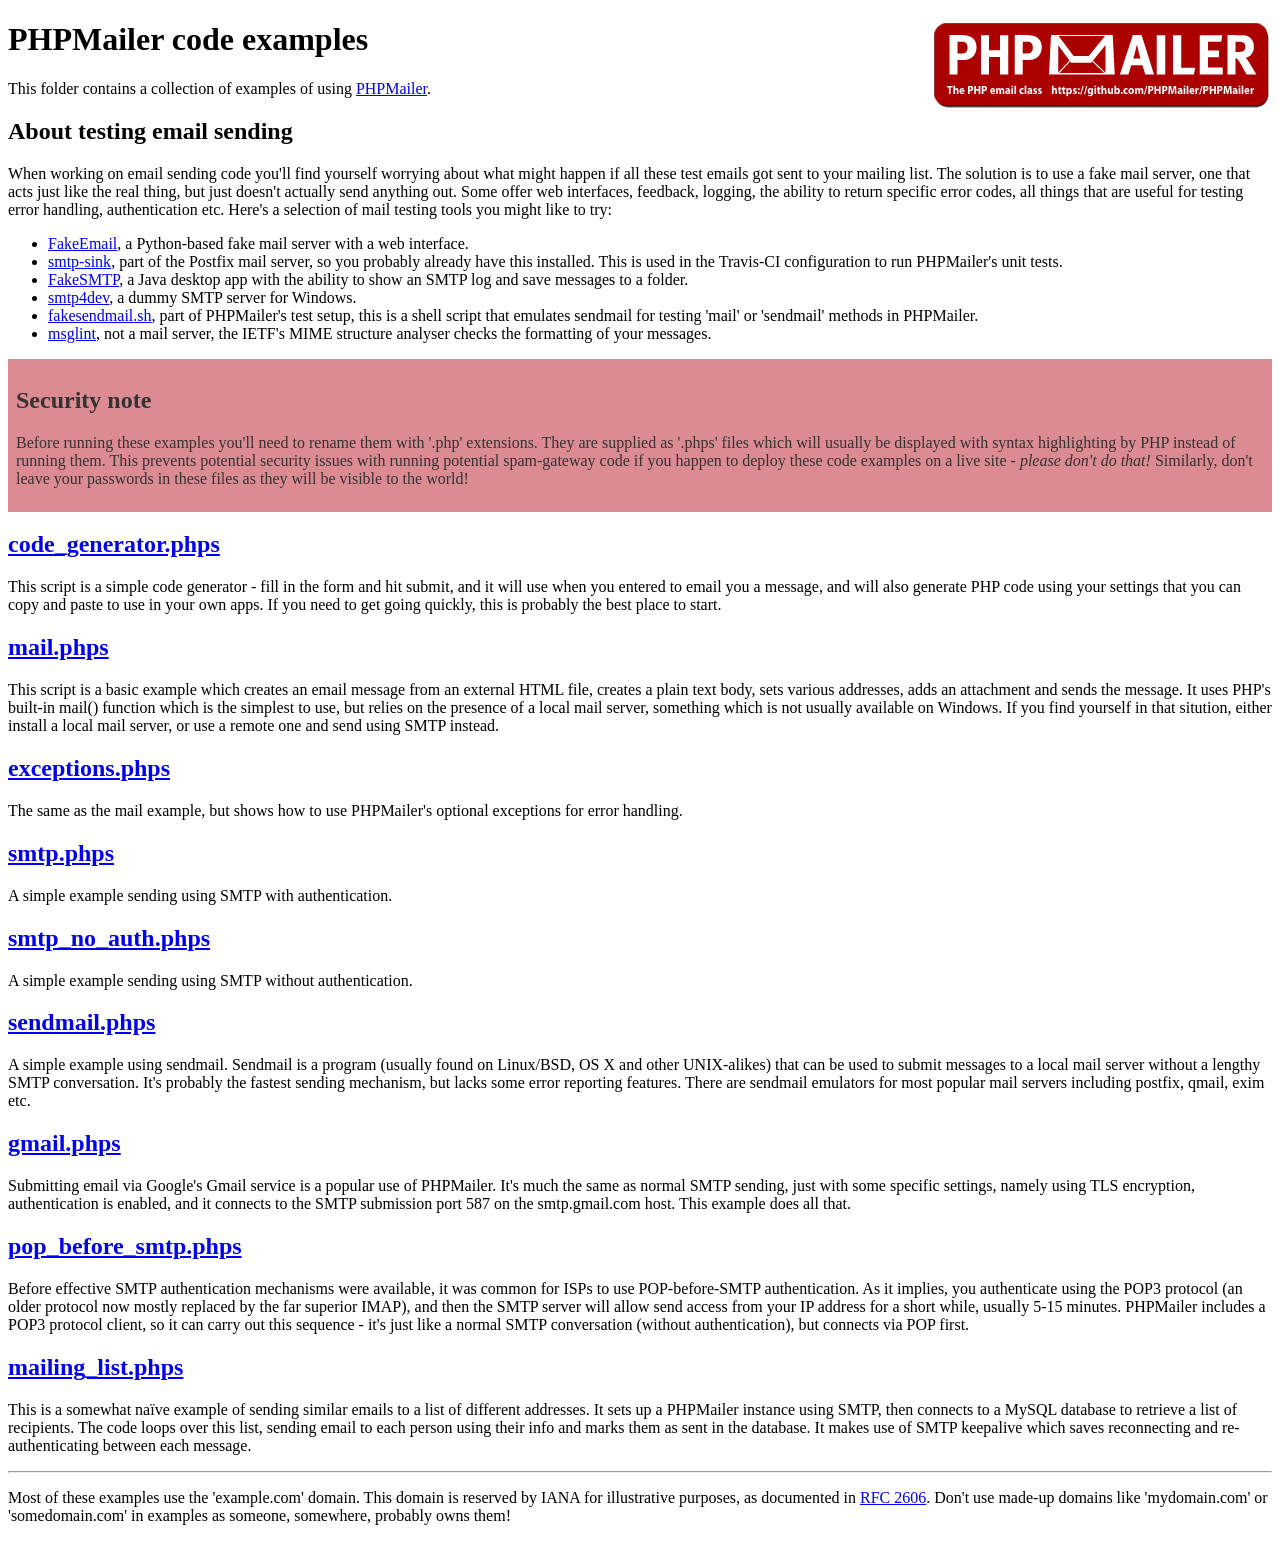
<file: inc/phpmailer/examples/index.html>
<!DOCTYPE html>
<html>
<head>
	<meta http-equiv="Content-Type" content="text/html; charset=utf-8" />
	<title>PHPMailer Examples</title>
</head>
<body>
<h1>PHPMailer code examples<a href="https://github.com/PHPMailer/PHPMailer"><img src="images/phpmailer.png" style="float:right; border:0;" alt="PHPMailer logo"></a></h1>
<p>This folder contains a collection of examples of using <a href="https://github.com/PHPMailer/PHPMailer">PHPMailer</a>.</p>
<h2>About testing email sending</h2>
<p>When working on email sending code you'll find yourself worrying about what might happen if all these test emails got sent to your mailing list. The solution is to use a fake mail server, one that acts just like the real thing, but just doesn't actually send anything out. Some offer web interfaces, feedback, logging, the ability to return specific error codes, all things that are useful for testing error handling, authentication etc. Here's a selection of mail testing tools you might like to try:</p>
<ul>
  <li><a href="https://github.com/isotoma/FakeEmail">FakeEmail</a>, a Python-based fake mail server with a web interface.</li>
  <li><a href="http://www.postfix.org/smtp-sink.1.html">smtp-sink</a>, part of the Postfix mail server, so you probably already have this installed. This is used in the Travis-CI configuration to run PHPMailer's unit tests.</li>
  <li><a href="https://github.com/Nilhcem/FakeSMTP">FakeSMTP</a>, a Java desktop app with the ability to show an SMTP log and save messages to a folder.</li>
  <li><a href="http://smtp4dev.codeplex.com">smtp4dev</a>, a dummy SMTP server for Windows.</li>
  <li><a href="https://github.com/PHPMailer/PHPMailer/blob/master/test/fakesendmail.sh">fakesendmail.sh</a>, part of PHPMailer's test setup, this is a shell script that emulates sendmail for testing 'mail' or 'sendmail' methods in PHPMailer.</li>
  <li><a href="http://tools.ietf.org/tools/msglint/">msglint</a>, not a mail server, the IETF's MIME structure analyser checks the formatting of your messages.</li>
</ul>
<div style="padding: 8px; color: #333333; background-color: #dc8b92">
<h2>Security note</h2>
<p>Before running these examples you'll need to rename them with '.php' extensions. They are supplied as '.phps' files which will usually be displayed with syntax highlighting by PHP instead of running them. This prevents potential security issues with running potential spam-gateway code if you happen to deploy these code examples on a live site - <em>please don't do that!</em> Similarly, don't leave your passwords in these files as they will be visible to the world!</p>
</div>
<h2><a href="code_generator.phps">code_generator.phps</a></h2>
<p>This script is a simple code generator - fill in the form and hit submit, and it will use when you entered to email you a message, and will also generate PHP code using your settings that you can copy and paste to use in your own apps. If you need to get going quickly, this is probably the best place to start.</p>
<h2><a href="mail.phps">mail.phps</a></h2>
<p>This script is a basic example which creates an email message from an external HTML file, creates a plain text body, sets various addresses, adds an attachment and sends the message. It uses PHP's built-in mail() function which is the simplest to use, but relies on the presence of a local mail server, something which is not usually available on Windows. If you find yourself in that sitution, either install a local mail server, or use a remote one and send using SMTP instead.</p>
<h2><a href="exceptions.phps">exceptions.phps</a></h2>
<p>The same as the mail example, but shows how to use PHPMailer's optional exceptions for error handling.</p>
<h2><a href="smtp.phps">smtp.phps</a></h2>
<p>A simple example sending using SMTP with authentication.</p>
<h2><a href="smtp_no_auth.phps">smtp_no_auth.phps</a></h2>
<p>A simple example sending using SMTP without authentication.</p>
<h2><a href="sendmail.phps">sendmail.phps</a></h2>
<p>A simple example using sendmail. Sendmail is a program (usually found on Linux/BSD, OS X and other UNIX-alikes) that can be used to submit messages to a local mail server without a lengthy SMTP conversation. It's probably the fastest sending mechanism, but lacks some error reporting features. There are sendmail emulators for most popular mail servers including postfix, qmail, exim etc.</p>
<h2><a href="gmail.phps">gmail.phps</a></h2>
<p>Submitting email via Google's Gmail service is a popular use of PHPMailer. It's much the same as normal SMTP sending, just with some specific settings, namely using TLS encryption, authentication is enabled, and it connects to the SMTP submission port 587 on the smtp.gmail.com host. This example does all that.</p>
<h2><a href="pop_before_smtp.phps">pop_before_smtp.phps</a></h2>
<p>Before effective SMTP authentication mechanisms were available, it was common for ISPs to use POP-before-SMTP authentication. As it implies, you authenticate using the POP3 protocol (an older protocol now mostly replaced by the far superior IMAP), and then the SMTP server will allow send access from your IP address for a short while, usually 5-15 minutes. PHPMailer includes a POP3 protocol client, so it can carry out this sequence - it's just like a normal SMTP conversation (without authentication), but connects via POP first.</p>
<h2><a href="mailing_list.phps">mailing_list.phps</a></h2>
<p>This is a somewhat naïve example of sending similar emails to a list of different addresses. It sets up a PHPMailer instance using SMTP, then connects to a MySQL database to retrieve a list of recipients. The code loops over this list, sending email to each person using their info and marks them as sent in the database. It makes use of SMTP keepalive which saves reconnecting and re-authenticating between each message.</p>
<hr>
<p>Most of these examples use the 'example.com' domain. This domain is reserved by IANA for illustrative purposes, as documented in <a href="http://tools.ietf.org/html/rfc2606">RFC 2606</a>. Don't use made-up domains like 'mydomain.com' or 'somedomain.com' in examples as someone, somewhere, probably owns them!</p>
</body>
</html>
</file>
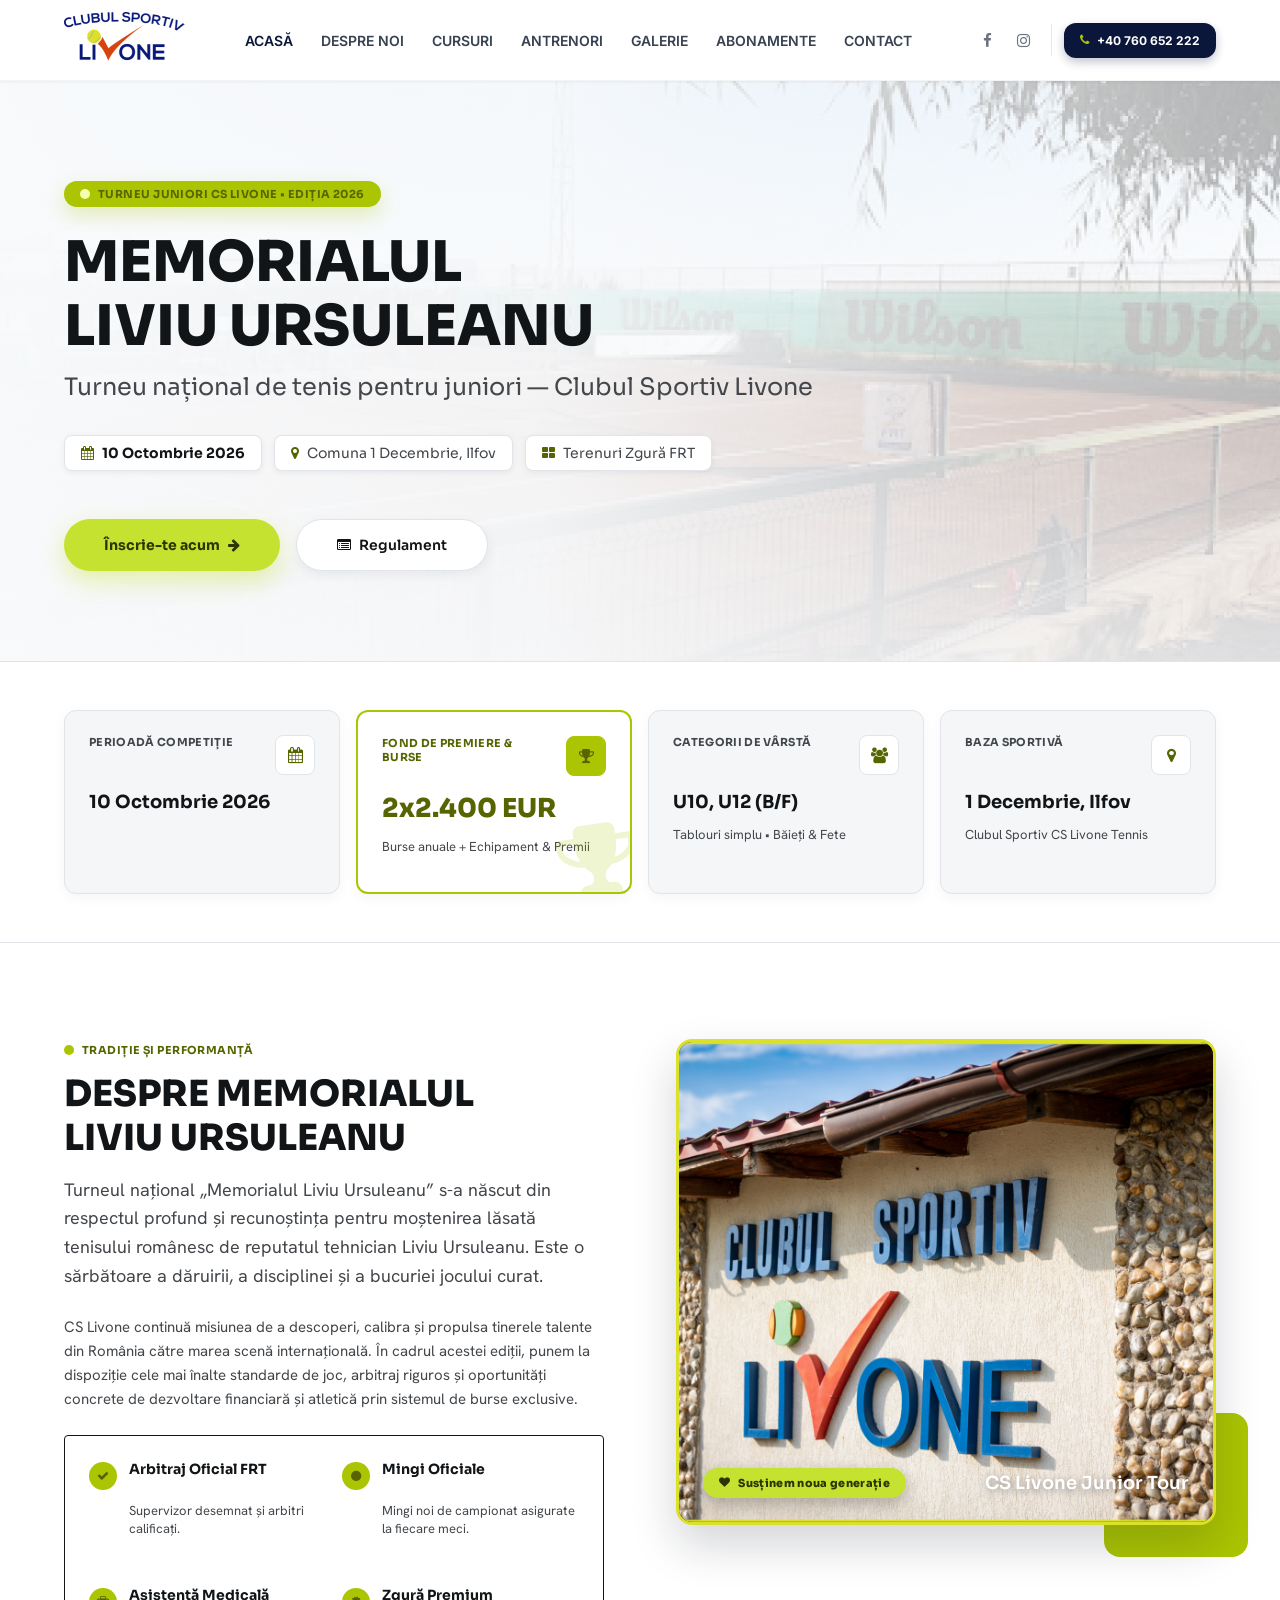
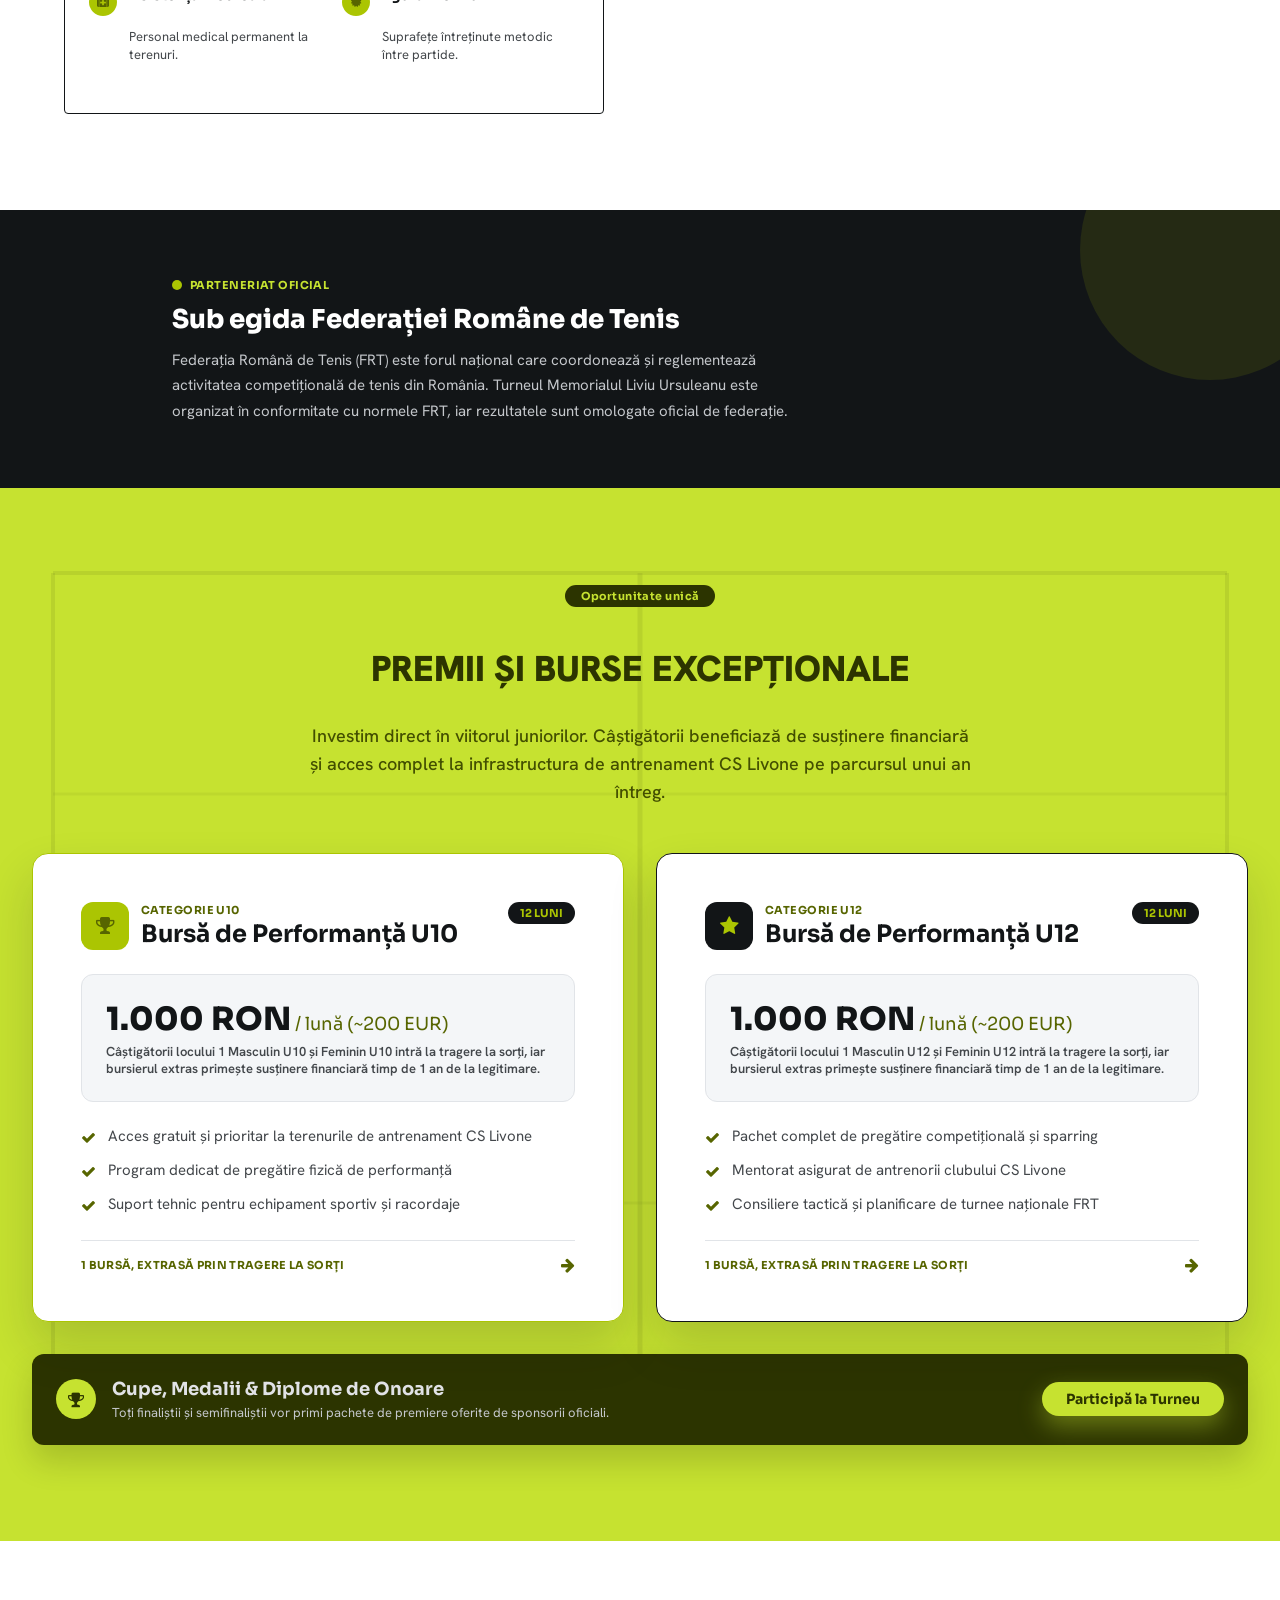
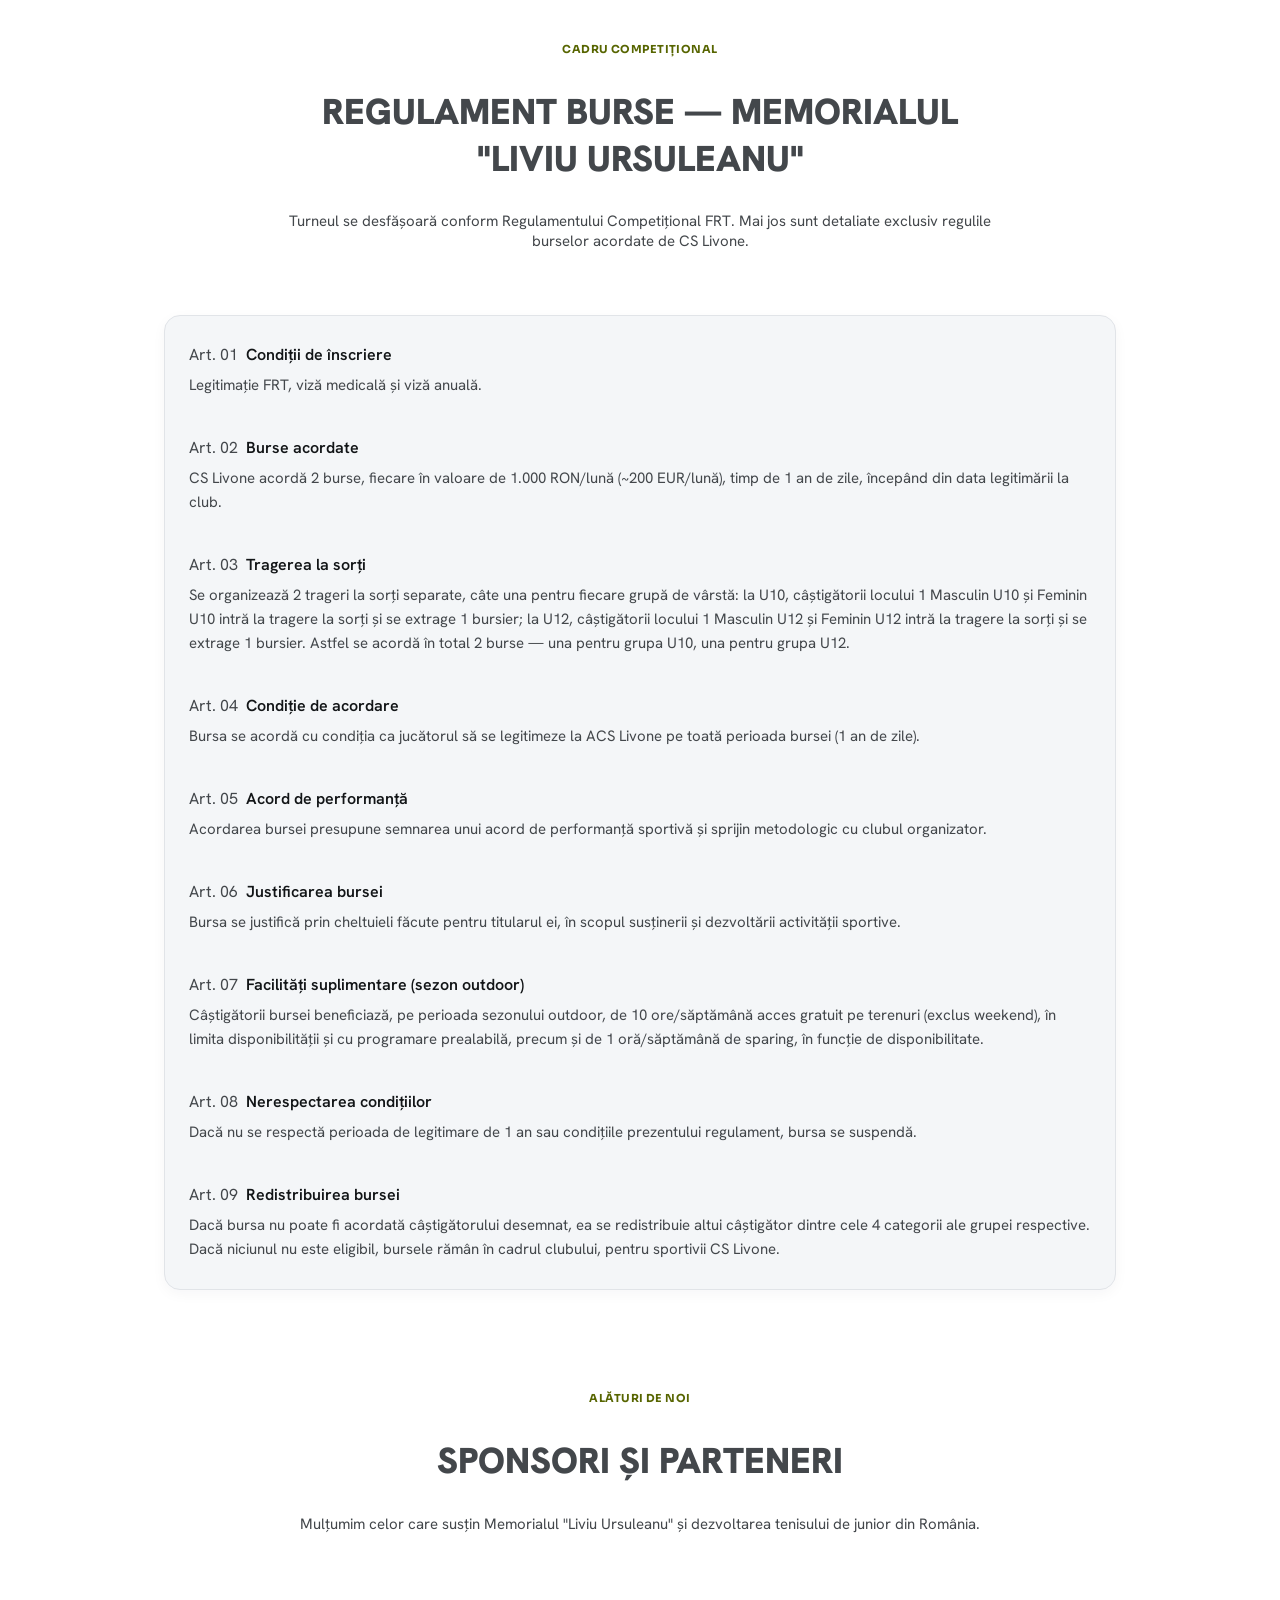
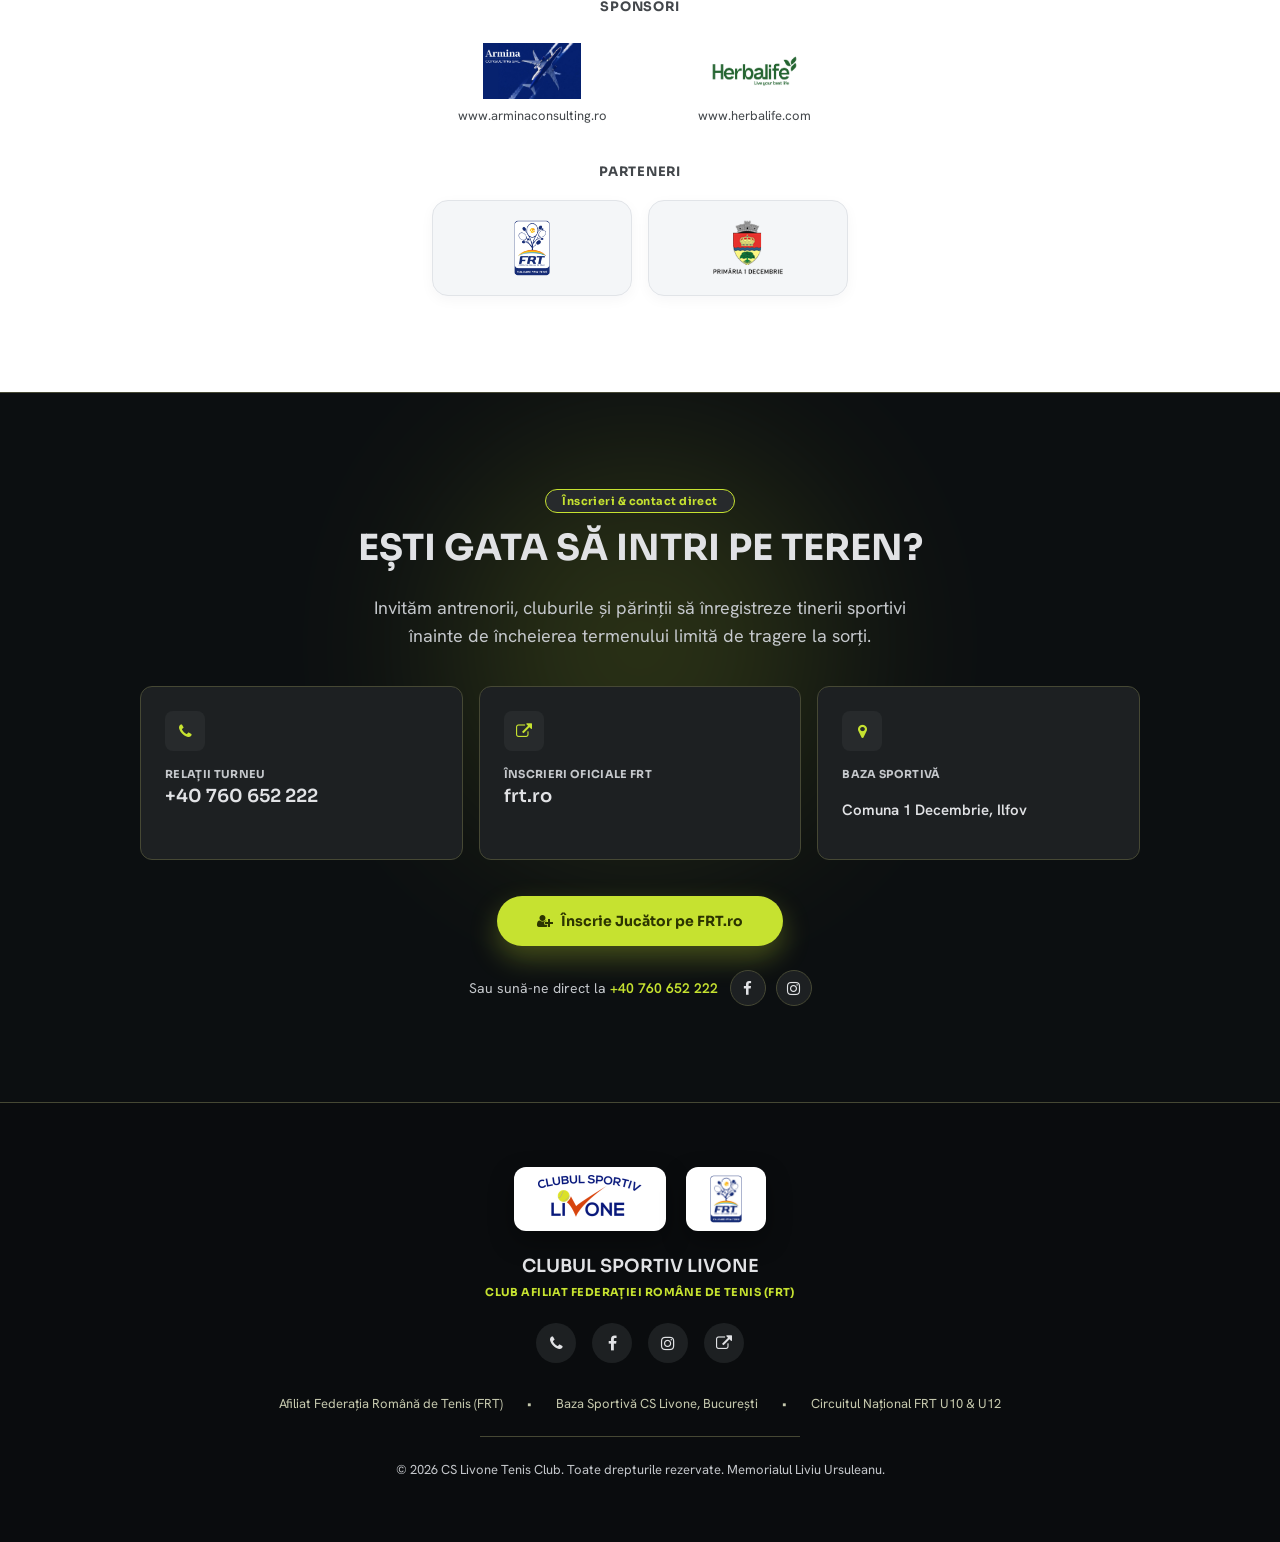
<file: turneu-memorial-liviu-ursuleanu.html>
<!DOCTYPE html>
<html lang="ro">
<head>
  <meta charset="utf-8">
  <meta name="viewport" content="width=device-width, initial-scale=1">
  <title>Memorialul Liviu Ursuleanu — Turneu Juniori CS Livone 2026</title>
  <meta name="description" content="Memorialul Liviu Ursuleanu — turneu național de tenis pentru juniori organizat de Clubul Sportiv Livone. Regulament, premii, burse și înscrieri.">
  <meta name="author" content="CS Livone">
  <link rel="canonical" href="https://www.cslivone.ro/turneu-memorial-liviu-ursuleanu.html">

  <meta property="og:type" content="website">
  <meta property="og:site_name" content="CS Livone">
  <meta property="og:locale" content="ro_RO">
  <meta property="og:title" content="Memorialul Liviu Ursuleanu — Turneu Juniori CS Livone 2026">
  <meta property="og:description" content="Turneu național de tenis pentru juniori organizat de Clubul Sportiv Livone. Regulament, premii, burse și înscrieri.">
  <meta property="og:url" content="https://www.cslivone.ro/turneu-memorial-liviu-ursuleanu.html">
  <meta property="og:image" content="https://www.cslivone.ro/images/turneu/hero-bg.png">

  <meta name="twitter:card" content="summary_large_image">
  <meta name="twitter:title" content="Memorialul Liviu Ursuleanu — Turneu Juniori CS Livone 2026">
  <meta name="twitter:description" content="Turneu național de tenis pentru juniori organizat de Clubul Sportiv Livone. Regulament, premii, burse și înscrieri.">
  <meta name="twitter:image" content="https://www.cslivone.ro/images/turneu/hero-bg.png">

  <link rel="shortcut icon" href="images/favicon.ico">
  <link rel="apple-touch-icon" href="images/apple-touch-icon.png">

  <link rel="preconnect" href="https://fonts.googleapis.com">
  <link rel="preconnect" href="https://fonts.gstatic.com" crossorigin>
  <link href="https://fonts.googleapis.com/css2?family=Sora:wght@400;500;600;700;800;900&family=Hanken+Grotesk:wght@400;500;600&family=Inter:wght@600;700&display=swap" rel="stylesheet">

  <link rel="stylesheet" type="text/css" href="css/vendor/font-awesome.min.css">
  <link rel="stylesheet" type="text/css" href="css/turneu.css">

  <script type="application/ld+json">
  {
    "@context": "https://schema.org",
    "@type": "SportsEvent",
    "name": "Memorialul Liviu Ursuleanu - Turneu Juniori CS Livone 2026",
    "description": "Turneu național de tenis pentru juniori U10 și U12, organizat de Clubul Sportiv Livone în conformitate cu normele FRT.",
    "startDate": "2026-10-17",
    "endDate": "2026-10-17",
    "eventStatus": "https://schema.org/EventScheduled",
    "eventAttendanceMode": "https://schema.org/OfflineEventAttendanceMode",
    "image": "https://www.cslivone.ro/images/turneu/hero-bg.png",
    "url": "https://www.cslivone.ro/turneu-memorial-liviu-ursuleanu.html",
    "location": {
      "@type": "Place",
      "name": "Baza Sportivă CS Livone",
      "address": {
        "@type": "PostalAddress",
        "addressLocality": "Comuna 1 Decembrie",
        "addressRegion": "Ilfov",
        "addressCountry": "RO"
      }
    },
    "organizer": {
      "@type": "SportsOrganization",
      "name": "Clubul Sportiv Livone",
      "url": "https://www.cslivone.ro/"
    }
  }
  </script>
</head>
<body class="tnv-page">

  <!-- HEADER -->
  <header class="tnv-header">
    <div class="tnv-header__inner">
      <a class="tnv-header__logo" href="index.html">
        <img src="images/turneu/logo-header.png" alt="Clubul Sportiv Livone">
      </a>

      <nav class="tnv-nav" id="tnvNav">
        <a href="index.html" class="is-active">ACASĂ</a>
        <a href="index.html#about">DESPRE NOI</a>
        <a href="index.html#classes">CURSURI</a>
        <a href="index.html#trainers">ANTRENORI</a>
        <a href="index.html#gallery">GALERIE</a>
        <a href="index.html">ABONAMENTE</a>
        <a href="index.html#contact">CONTACT</a>
      </nav>

      <div class="tnv-header__actions">
        <div class="tnv-social-mini">
          <a href="https://www.facebook.com/cslivone.ro" aria-label="Facebook"><i class="fa fa-facebook"></i></a>
          <a href="https://www.instagram.com/cslivone" aria-label="Instagram"><i class="fa fa-instagram"></i></a>
        </div>
        <a class="tnv-phone-cta" href="tel:+40760652222">
          <i class="fa fa-phone"></i> +40 760 652 222
        </a>
        <button class="tnv-nav-toggle" id="tnvNavToggle" aria-label="Deschide meniul" aria-expanded="false">
          <i class="fa fa-bars"></i>
        </button>
      </div>
    </div>
  </header>

  <!-- HERO -->
  <section class="tnv-hero">
    <div class="tnv-hero__bg">
      <img src="images/turneu/hero-bg.png" alt="Terenuri de zgură CS Livone">
    </div>
    <div class="tnv-hero__content">
      <div class="tnv-hero__inner">
        <span class="tnv-pill">
          <span class="tnv-pill__dot"></span>
          <span class="tnv-pill__text">Turneu Juniori CS Livone • Ediția 2026</span>
        </span>

        <h1>MEMORIALUL<br>LIVIU URSULEANU</h1>
        <p class="tnv-hero__subtitle">Turneu național de tenis pentru juniori — Clubul Sportiv Livone</p>

        <div class="tnv-badges">
          <span class="tnv-badge"><i class="fa fa-calendar"></i> <strong>10 Octombrie 2026</strong></span>
          <span class="tnv-badge"><i class="fa fa-map-marker"></i> Comuna 1 Decembrie, Ilfov</span>
          <span class="tnv-badge"><i class="fa fa-th-large"></i> Terenuri Zgură FRT</span>
        </div>

        <div class="tnv-cta-row">
          <a href="#inscriere" class="tnv-btn tnv-btn--primary">Înscrie-te acum <i class="fa fa-arrow-right"></i></a>
          <a href="#regulament" class="tnv-btn tnv-btn--outline"><i class="fa fa-list-alt"></i> Regulament</a>
        </div>
      </div>
    </div>
  </section>

  <!-- KEY INFO STRIP -->
  <section class="tnv-info-strip">
    <div class="tnv-container">
      <div class="tnv-info-grid">
        <div class="tnv-info-card">
          <div class="tnv-info-card__top">
            <span class="tnv-info-card__label">Perioadă competiție</span>
            <span class="tnv-info-card__icon"><i class="fa fa-calendar"></i></span>
          </div>
          <p class="tnv-info-card__value">10 Octombrie 2026</p>
        </div>

        <div class="tnv-info-card tnv-info-card--highlight">
          <i class="fa fa-trophy tnv-info-card__decor"></i>
          <div class="tnv-info-card__top">
            <span class="tnv-info-card__label">Fond de premiere &amp; burse</span>
            <span class="tnv-info-card__icon"><i class="fa fa-trophy"></i></span>
          </div>
          <p class="tnv-info-card__value">2x2.400 EUR</p>
          <p class="tnv-info-card__sub">Burse anuale + Echipament &amp; Premii</p>
        </div>

        <div class="tnv-info-card">
          <div class="tnv-info-card__top">
            <span class="tnv-info-card__label">Categorii de vârstă</span>
            <span class="tnv-info-card__icon"><i class="fa fa-users"></i></span>
          </div>
          <p class="tnv-info-card__value">U10, U12 (B/F)</p>
          <p class="tnv-info-card__sub">Tablouri simplu • Băieți &amp; Fete</p>
        </div>

        <div class="tnv-info-card">
          <div class="tnv-info-card__top">
            <span class="tnv-info-card__label">Baza sportivă</span>
            <span class="tnv-info-card__icon"><i class="fa fa-map-marker"></i></span>
          </div>
          <p class="tnv-info-card__value">1 Decembrie, Ilfov</p>
          <p class="tnv-info-card__sub">Clubul Sportiv CS Livone Tennis</p>
        </div>
      </div>
    </div>
  </section>

  <!-- DESPRE TURNEU -->
  <section class="tnv-about">
    <div class="tnv-container tnv-about__grid">
      <div>
        <span class="tnv-eyebrow"><span class="tnv-eyebrow__dot"></span> Tradiție și performanță</span>
        <h2 class="tnv-section-title">DESPRE MEMORIALUL<br>LIVIU URSULEANU</h2>

        <p class="tnv-lead">Turneul național „Memorialul Liviu Ursuleanu” s-a născut din respectul profund și recunoștința pentru moștenirea lăsată tenisului românesc de reputatul tehnician Liviu Ursuleanu. Este o sărbătoare a dăruirii, a disciplinei și a bucuriei jocului curat.</p>

        <p class="tnv-supporting">CS Livone continuă misiunea de a descoperi, calibra și propulsa tinerele talente din România către marea scenă internațională. În cadrul acestei ediții, punem la dispoziție cele mai înalte standarde de joc, arbitraj riguros și oportunități concrete de dezvoltare financiară și atletică prin sistemul de burse exclusive.</p>

        <div class="tnv-features">
          <div class="tnv-feature">
            <span class="tnv-feature__icon"><i class="fa fa-check"></i></span>
            <div>
              <p class="tnv-feature__title">Arbitraj Oficial FRT</p>
              <p class="tnv-feature__text">Supervizor desemnat și arbitri calificați.</p>
            </div>
          </div>
          <div class="tnv-feature">
            <span class="tnv-feature__icon"><i class="fa fa-circle"></i></span>
            <div>
              <p class="tnv-feature__title">Mingi Oficiale</p>
              <p class="tnv-feature__text">Mingi noi de campionat asigurate la fiecare meci.</p>
            </div>
          </div>
          <div class="tnv-feature">
            <span class="tnv-feature__icon"><i class="fa fa-medkit"></i></span>
            <div>
              <p class="tnv-feature__title">Asistență Medicală</p>
              <p class="tnv-feature__text">Personal medical permanent la terenuri.</p>
            </div>
          </div>
          <div class="tnv-feature">
            <span class="tnv-feature__icon"><i class="fa fa-certificate"></i></span>
            <div>
              <p class="tnv-feature__title">Zgură Premium</p>
              <p class="tnv-feature__text">Suprafețe întreținute metodic între partide.</p>
            </div>
          </div>
        </div>
      </div>

      <div class="tnv-about__visual">
        <div class="tnv-about__decor"></div>
        <div class="tnv-about__frame">
          <img src="images/turneu/despre-turneu.png" alt="Clubul Sportiv Livone">
          <div class="tnv-about__badge">
            <span class="tnv-about__pill"><i class="fa fa-heart"></i> Susținem noua generație</span>
            <span class="tnv-about__caption">CS Livone Junior Tour</span>
          </div>
        </div>
      </div>
    </div>
  </section>

  <!-- SUB EGIDA FRT -->
  <section class="tnv-frt">
    <div class="tnv-container tnv-container--narrow tnv-frt__inner">
      <div class="tnv-frt__body">
        <span class="tnv-eyebrow tnv-eyebrow--on-dark"><span class="tnv-eyebrow__dot"></span> Parteneriat oficial</span>
        <h2 class="tnv-frt__title">Sub egida Federației Române de Tenis</h2>
        <p class="tnv-frt__text">Federația Română de Tenis (FRT) este forul național care coordonează și reglementează activitatea competițională de tenis din România. Turneul Memorialul Liviu Ursuleanu este organizat în conformitate cu normele FRT, iar rezultatele sunt omologate oficial de federație.</p>
      </div>
    </div>
  </section>

  <!-- PREMII SI BURSE -->
  <section class="tnv-prizes">
    <svg class="tnv-prizes__lines" preserveAspectRatio="none" viewBox="0 0 1280 1022" xmlns="http://www.w3.org/2000/svg" aria-hidden="true">
      <line x1="53" y1="85" x2="1227" y2="85" stroke="#000" stroke-opacity="0.12" stroke-width="4"></line>
      <line x1="53" y1="936" x2="1227" y2="936" stroke="#000" stroke-opacity="0.12" stroke-width="4"></line>
      <line x1="53" y1="85" x2="53" y2="936" stroke="#000" stroke-opacity="0.12" stroke-width="4"></line>
      <line x1="1227" y1="85" x2="1227" y2="936" stroke="#000" stroke-opacity="0.12" stroke-width="4"></line>
      <line x1="640" y1="85" x2="640" y2="936" stroke="#000" stroke-opacity="0.12" stroke-width="5"></line>
      <line x1="53" y1="306" x2="1227" y2="306" stroke="#000" stroke-opacity="0.08" stroke-width="3"></line>
      <line x1="53" y1="715" x2="1227" y2="715" stroke="#000" stroke-opacity="0.08" stroke-width="3"></line>
    </svg>

    <div class="tnv-prizes__inner">
      <div class="tnv-prizes__header">
        <span class="tnv-prizes__badge">Oportunitate unică</span>
        <h2>PREMII ȘI BURSE EXCEPȚIONALE</h2>
        <p>Investim direct în viitorul juniorilor. Câștigătorii beneficiază de susținere financiară și acces complet la infrastructura de antrenament CS Livone pe parcursul unui an întreg.</p>
      </div>

      <div class="tnv-scholarships">
        <div class="tnv-schol-card tnv-schol-card--boys">
          <div class="tnv-schol-card__top">
            <div class="tnv-schol-card__id">
              <span class="tnv-schol-card__icon"><i class="fa fa-trophy"></i></span>
              <div>
                <p class="tnv-schol-card__eyebrow">Categorie U10</p>
                <h3 class="tnv-schol-card__title">Bursă de Performanță U10</h3>
              </div>
            </div>
            <span class="tnv-schol-card__duration">12 LUNI</span>
          </div>

          <div class="tnv-schol-card__value">
            <span class="tnv-schol-card__amount">1.000 RON</span>
            <span class="tnv-schol-card__period">/ lună (~200 EUR)</span>
            <p>Câștigătorii locului 1 Masculin U10 și Feminin U10 intră la tragere la sorți, iar bursierul extras primește susținere financiară timp de 1 an de la legitimare.</p>
          </div>

          <ul class="tnv-schol-card__list">
            <li><i class="fa fa-check"></i> Acces gratuit și prioritar la terenurile de antrenament CS Livone</li>
            <li><i class="fa fa-check"></i> Program dedicat de pregătire fizică de performanță</li>
            <li><i class="fa fa-check"></i> Suport tehnic pentru echipament sportiv și racordaje</li>
          </ul>

          <div class="tnv-schol-card__footer">
            <span>1 bursă, extrasă prin tragere la sorți</span>
            <i class="fa fa-arrow-right"></i>
          </div>
        </div>

        <div class="tnv-schol-card tnv-schol-card--girls">
          <div class="tnv-schol-card__top">
            <div class="tnv-schol-card__id">
              <span class="tnv-schol-card__icon"><i class="fa fa-star"></i></span>
              <div>
                <p class="tnv-schol-card__eyebrow">Categorie U12</p>
                <h3 class="tnv-schol-card__title">Bursă de Performanță U12</h3>
              </div>
            </div>
            <span class="tnv-schol-card__duration">12 LUNI</span>
          </div>

          <div class="tnv-schol-card__value">
            <span class="tnv-schol-card__amount">1.000 RON</span>
            <span class="tnv-schol-card__period">/ lună (~200 EUR)</span>
            <p>Câștigătorii locului 1 Masculin U12 și Feminin U12 intră la tragere la sorți, iar bursierul extras primește susținere financiară timp de 1 an de la legitimare.</p>
          </div>

          <ul class="tnv-schol-card__list">
            <li><i class="fa fa-check"></i> Pachet complet de pregătire competițională și sparring</li>
            <li><i class="fa fa-check"></i> Mentorat asigurat de antrenorii clubului CS Livone</li>
            <li><i class="fa fa-check"></i> Consiliere tactică și planificare de turnee naționale FRT</li>
          </ul>

          <div class="tnv-schol-card__footer">
            <span>1 bursă, extrasă prin tragere la sorți</span>
            <i class="fa fa-arrow-right"></i>
          </div>
        </div>
      </div>

      <div class="tnv-prizes-note">
        <div class="tnv-prizes-note__left">
          <span class="tnv-prizes-note__icon"><i class="fa fa-trophy"></i></span>
          <div>
            <h3>Cupe, Medalii &amp; Diplome de Onoare</h3>
            <p>Toți finaliștii și semifinaliștii vor primi pachete de premiere oferite de sponsorii oficiali.</p>
          </div>
        </div>
        <a href="#inscriere" class="tnv-btn tnv-btn--primary">Participă la Turneu</a>
      </div>
    </div>
  </section>

  <!-- REGULAMENT BURSE -->
  <section class="tnv-rules" id="regulament">
    <div class="tnv-rules__header">
      <span class="tnv-eyebrow" style="justify-content:center;width:100%;">Cadru competițional</span>
      <h2>REGULAMENT BURSE — MEMORIALUL "LIVIU URSULEANU"</h2>
      <p>Turneul se desfășoară conform Regulamentului Competițional FRT. Mai jos sunt detaliate exclusiv regulile burselor acordate de CS Livone.</p>
    </div>

    <div class="tnv-accordion">
      <div class="tnv-accordion-item">
        <div class="tnv-accordion-item__head">
          <span class="tnv-accordion-item__badge">Art. 01</span>
          <span class="tnv-accordion-item__title">Condiții de înscriere</span>
        </div>
        <p class="tnv-accordion-item__body">Legitimație FRT, viză medicală și viză anuală.</p>
      </div>

      <div class="tnv-accordion-item">
        <div class="tnv-accordion-item__head">
          <span class="tnv-accordion-item__badge">Art. 02</span>
          <span class="tnv-accordion-item__title">Burse acordate</span>
        </div>
        <p class="tnv-accordion-item__body">CS Livone acordă 2 burse, fiecare în valoare de 1.000 RON/lună (~200 EUR/lună), timp de 1 an de zile, începând din data legitimării la club.</p>
      </div>

      <div class="tnv-accordion-item">
        <div class="tnv-accordion-item__head">
          <span class="tnv-accordion-item__badge">Art. 03</span>
          <span class="tnv-accordion-item__title">Tragerea la sorți</span>
        </div>
        <p class="tnv-accordion-item__body">Se organizează 2 trageri la sorți separate, câte una pentru fiecare grupă de vârstă: la U10, câștigătorii locului 1 Masculin U10 și Feminin U10 intră la tragere la sorți și se extrage 1 bursier; la U12, câștigătorii locului 1 Masculin U12 și Feminin U12 intră la tragere la sorți și se extrage 1 bursier. Astfel se acordă în total 2 burse — una pentru grupa U10, una pentru grupa U12.</p>
      </div>

      <div class="tnv-accordion-item">
        <div class="tnv-accordion-item__head">
          <span class="tnv-accordion-item__badge">Art. 04</span>
          <span class="tnv-accordion-item__title">Condiție de acordare</span>
        </div>
        <p class="tnv-accordion-item__body">Bursa se acordă cu condiția ca jucătorul să se legitimeze la ACS Livone pe toată perioada bursei (1 an de zile).</p>
      </div>

      <div class="tnv-accordion-item">
        <div class="tnv-accordion-item__head">
          <span class="tnv-accordion-item__badge">Art. 05</span>
          <span class="tnv-accordion-item__title">Acord de performanță</span>
        </div>
        <p class="tnv-accordion-item__body">Acordarea bursei presupune semnarea unui acord de performanță sportivă și sprijin metodologic cu clubul organizator.</p>
      </div>

      <div class="tnv-accordion-item">
        <div class="tnv-accordion-item__head">
          <span class="tnv-accordion-item__badge">Art. 06</span>
          <span class="tnv-accordion-item__title">Justificarea bursei</span>
        </div>
        <p class="tnv-accordion-item__body">Bursa se justifică prin cheltuieli făcute pentru titularul ei, în scopul susținerii și dezvoltării activității sportive.</p>
      </div>

      <div class="tnv-accordion-item">
        <div class="tnv-accordion-item__head">
          <span class="tnv-accordion-item__badge">Art. 07</span>
          <span class="tnv-accordion-item__title">Facilități suplimentare (sezon outdoor)</span>
        </div>
        <p class="tnv-accordion-item__body">Câștigătorii bursei beneficiază, pe perioada sezonului outdoor, de 10 ore/săptămână acces gratuit pe terenuri (exclus weekend), în limita disponibilității și cu programare prealabilă, precum și de 1 oră/săptămână de sparing, în funcție de disponibilitate.</p>
      </div>

      <div class="tnv-accordion-item">
        <div class="tnv-accordion-item__head">
          <span class="tnv-accordion-item__badge">Art. 08</span>
          <span class="tnv-accordion-item__title">Nerespectarea condițiilor</span>
        </div>
        <p class="tnv-accordion-item__body">Dacă nu se respectă perioada de legitimare de 1 an sau condițiile prezentului regulament, bursa se suspendă.</p>
      </div>

      <div class="tnv-accordion-item">
        <div class="tnv-accordion-item__head">
          <span class="tnv-accordion-item__badge">Art. 09</span>
          <span class="tnv-accordion-item__title">Redistribuirea bursei</span>
        </div>
        <p class="tnv-accordion-item__body">Dacă bursa nu poate fi acordată câștigătorului desemnat, ea se redistribuie altui câștigător dintre cele 4 categorii ale grupei respective. Dacă niciunul nu este eligibil, bursele rămân în cadrul clubului, pentru sportivii CS Livone.</p>
      </div>
    </div>
  </section>

  <!-- SPONSORI SI PARTENERI -->
  <section class="tnv-partners" id="parteneri">
    <div class="tnv-partners__inner">
      <div class="tnv-rules__header">
        <span class="tnv-eyebrow" style="justify-content:center;width:100%;">Alături de noi</span>
        <h2>SPONSORI ȘI PARTENERI</h2>
        <p>Mulțumim celor care susțin Memorialul "Liviu Ursuleanu" și dezvoltarea tenisului de junior din România.</p>
      </div>

      <div class="tnv-partners__group">
        <h3 class="tnv-partners__group-title">Sponsori</h3>
        <div class="tnv-partners__grid">
          <a class="tnv-partner-card tnv-partner-card--plain" href="https://www.arminaconsulting.ro/" target="_blank" rel="noopener noreferrer">
            <img src="images/armina-logo.jpg" alt="Armina Consulting">
            <span class="tnv-partner-card__url">www.arminaconsulting.ro</span>
          </a>
          <a class="tnv-partner-card tnv-partner-card--plain" href="https://www.herbalife.com/ro-ro" target="_blank" rel="noopener noreferrer">
            <img src="images/herbalife-logo.jpg" alt="Herbalife">
            <span class="tnv-partner-card__url">www.herbalife.com</span>
          </a>
        </div>
      </div>

      <div class="tnv-partners__group">
        <h3 class="tnv-partners__group-title">Parteneri</h3>
        <div class="tnv-partners__grid">
          <div class="tnv-partner-card">
            <img src="images/frt-logo.png" alt="Federația Română de Tenis (FRT)">
          </div>
          <div class="tnv-partner-card">
            <img src="images/cursuri-tenis-primaria1decembrie.png" alt="Primăria Comunei 1 Decembrie">
          </div>
        </div>
      </div>
    </div>
  </section>

  <!-- INSCRIERE / CONTACT -->
  <section class="tnv-contact" id="inscriere">
    <div class="tnv-contact__glow"></div>
    <div class="tnv-contact__inner">
      <span class="tnv-contact__badge">Înscrieri &amp; contact direct</span>
      <h2>EȘTI GATA SĂ INTRI PE TEREN?</h2>
      <p class="tnv-contact__lead">Invităm antrenorii, cluburile și părinții să înregistreze tinerii sportivi înainte de încheierea termenului limită de tragere la sorți.</p>

      <div class="tnv-contact-cards">
        <div class="tnv-contact-card">
          <span class="tnv-contact-card__icon"><i class="fa fa-phone"></i></span>
          <p class="tnv-contact-card__label">Relații turneu</p>
          <a class="tnv-contact-card__value" href="tel:+40760652222">+40 760 652 222</a>
        </div>
        <div class="tnv-contact-card">
          <span class="tnv-contact-card__icon"><i class="fa fa-external-link"></i></span>
          <p class="tnv-contact-card__label">Înscrieri oficiale FRT</p>
          <a class="tnv-contact-card__value" href="http://www.frt.ro/ro/competitii_detalii/11514" target="_blank" rel="noopener noreferrer">frt.ro</a>
        </div>
        <div class="tnv-contact-card">
          <span class="tnv-contact-card__icon"><i class="fa fa-map-marker"></i></span>
          <p class="tnv-contact-card__label">Baza sportivă</p>
          <p class="tnv-contact-card__value tnv-contact-card__value--address">Comuna 1 Decembrie, Ilfov</p>
        </div>
      </div>

      <a href="http://www.frt.ro/ro/competitii_detalii/11514" target="_blank" rel="noopener noreferrer" class="tnv-btn tnv-btn--primary">
        <i class="fa fa-user-plus"></i> Înscrie Jucător pe FRT.ro
      </a>

      <div class="tnv-contact__alt">
        <span>Sau sună-ne direct la <a href="tel:+40760652222">+40 760 652 222</a></span>
        <span class="tnv-contact__alt-social">
          <a href="https://www.facebook.com/cslivone.ro" target="_blank" rel="noopener noreferrer" aria-label="Facebook"><i class="fa fa-facebook"></i></a>
          <a href="https://www.instagram.com/cslivone" target="_blank" rel="noopener noreferrer" aria-label="Instagram"><i class="fa fa-instagram"></i></a>
        </span>
      </div>
    </div>
  </section>

  <!-- FOOTER -->
  <footer class="tnv-footer">
    <div class="tnv-footer__logos">
      <div class="tnv-footer__logo">
        <img src="images/turneu/logo-footer-card.png" alt="Clubul Sportiv Livone">
      </div>
      <div class="tnv-footer__logo">
        <img src="images/frt-logo.png" alt="Federația Română de Tenis (FRT)">
      </div>
    </div>
    <h3>CLUBUL SPORTIV LIVONE</h3>
    <p class="tnv-footer__badge">Club afiliat Federației Române de Tenis (FRT)</p>

    <div class="tnv-footer__social">
      <a href="tel:+40760652222" aria-label="Telefon"><i class="fa fa-phone"></i></a>
      <a href="https://www.facebook.com/cslivone.ro" target="_blank" rel="noopener noreferrer" aria-label="Facebook"><i class="fa fa-facebook"></i></a>
      <a href="https://www.instagram.com/cslivone" target="_blank" rel="noopener noreferrer" aria-label="Instagram"><i class="fa fa-instagram"></i></a>
      <a href="http://www.frt.ro/ro/competitii_detalii/11514" target="_blank" rel="noopener noreferrer" aria-label="Înscrieri FRT"><i class="fa fa-external-link"></i></a>
    </div>

    <div class="tnv-footer__meta">
      <span>Afiliat Federația Română de Tenis (FRT)</span>
      <span>•</span>
      <span>Baza Sportivă CS Livone, București</span>
      <span>•</span>
      <span>Circuitul Național FRT U10 &amp; U12</span>
    </div>

    <div class="tnv-footer__divider"></div>
    <p class="tnv-footer__copy">© 2026 CS Livone Tenis Club. Toate drepturile rezervate. Memorialul Liviu Ursuleanu.</p>
  </footer>

  <script>
    (function () {
      var toggle = document.getElementById('tnvNavToggle');
      var nav = document.getElementById('tnvNav');
      if (!toggle || !nav) return;
      toggle.addEventListener('click', function () {
        var isOpen = nav.classList.toggle('is-open');
        toggle.setAttribute('aria-expanded', isOpen ? 'true' : 'false');
      });
    })();
  </script>
</body>
</html>
</file>
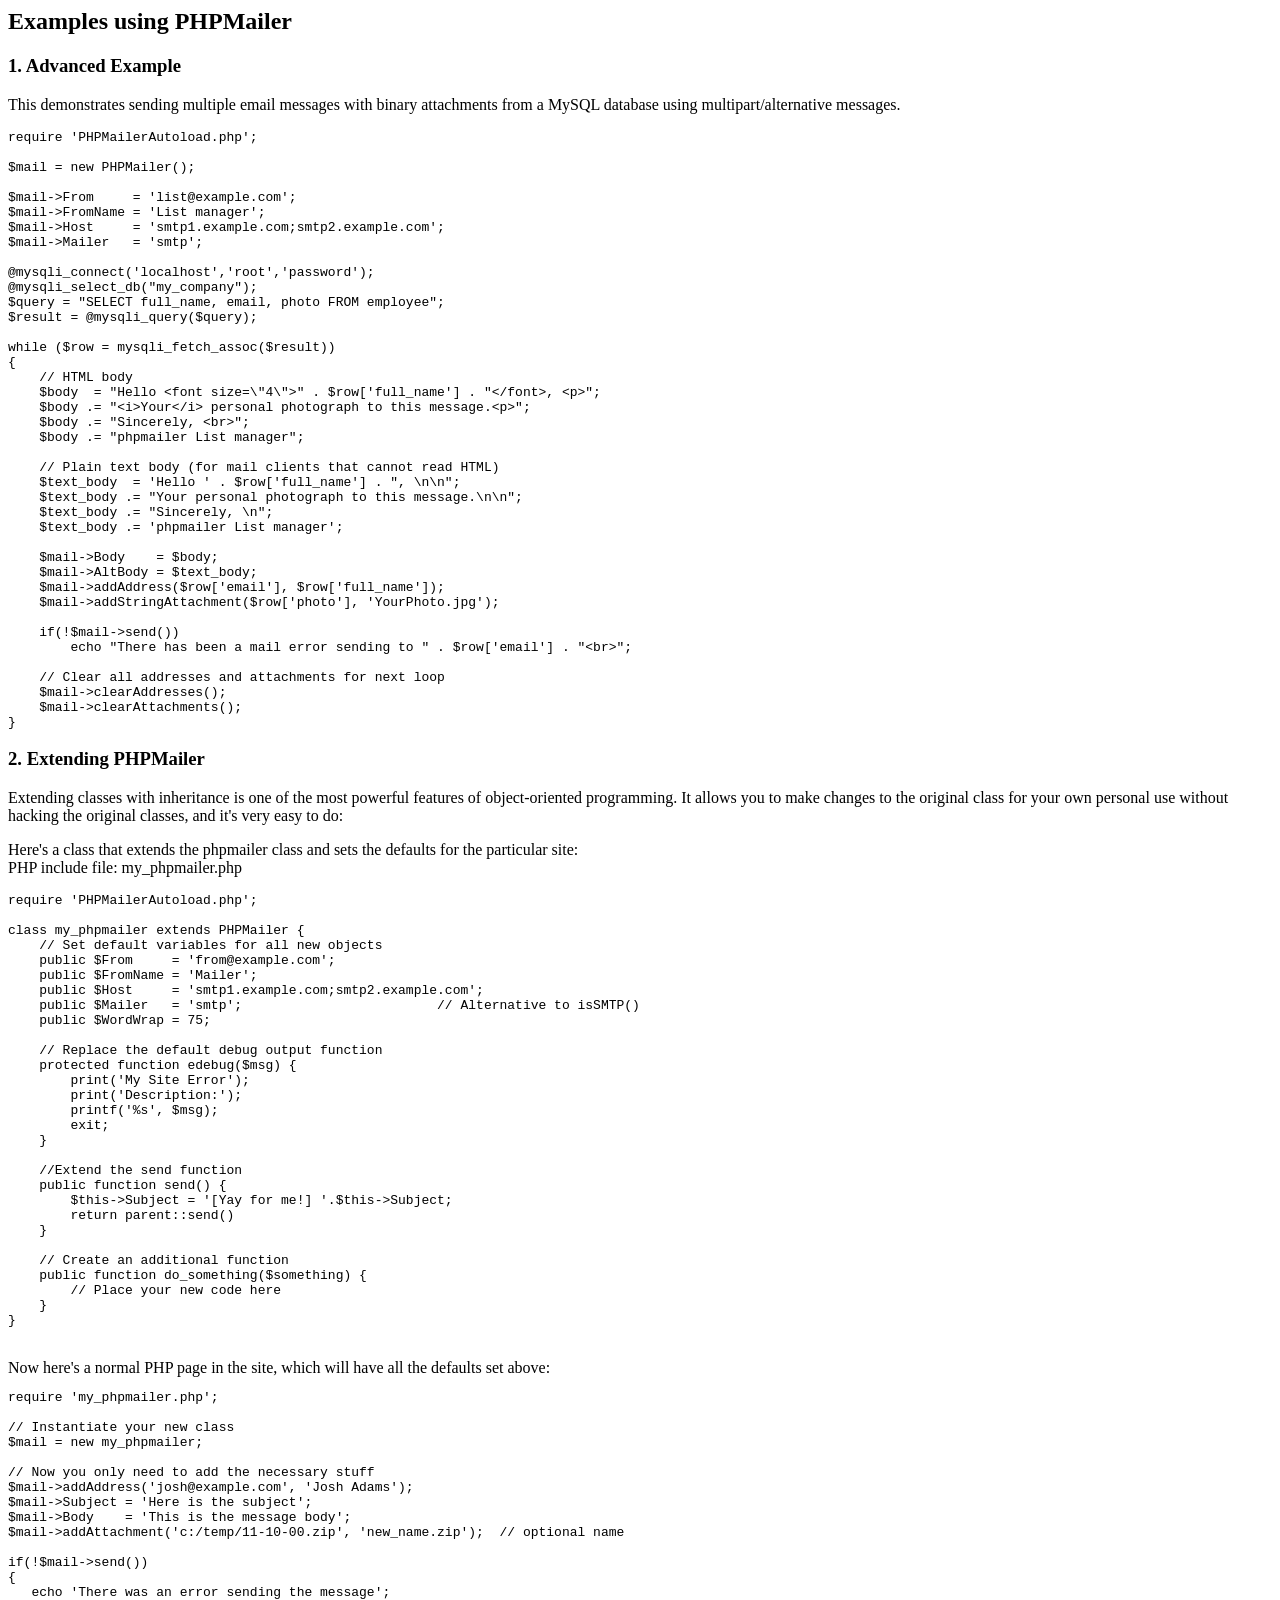
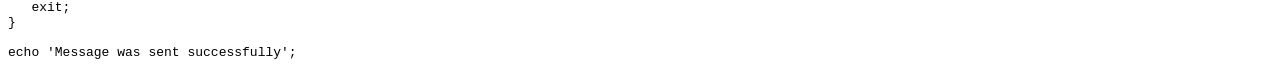
<file: inc/phpmailer/docs/extending.html>
<html>
<head>
<title>Examples using phpmailer</title>
</head>

<body>

<h2>Examples using PHPMailer</h2>

<h3>1. Advanced Example</h3>
<p>

This demonstrates sending multiple email messages with binary attachments
from a MySQL database using multipart/alternative messages.<p>

<pre>
require 'PHPMailerAutoload.php';

$mail = new PHPMailer();

$mail->From     = 'list@example.com';
$mail->FromName = 'List manager';
$mail->Host     = 'smtp1.example.com;smtp2.example.com';
$mail->Mailer   = 'smtp';

@mysqli_connect('localhost','root','password');
@mysqli_select_db("my_company");
$query = "SELECT full_name, email, photo FROM employee";
$result = @mysqli_query($query);

while ($row = mysqli_fetch_assoc($result))
{
    // HTML body
    $body  = "Hello &lt;font size=\"4\"&gt;" . $row['full_name'] . "&lt;/font&gt;, &lt;p&gt;";
    $body .= "&lt;i&gt;Your&lt;/i&gt; personal photograph to this message.&lt;p&gt;";
    $body .= "Sincerely, &lt;br&gt;";
    $body .= "phpmailer List manager";

    // Plain text body (for mail clients that cannot read HTML)
    $text_body  = 'Hello ' . $row['full_name'] . ", \n\n";
    $text_body .= "Your personal photograph to this message.\n\n";
    $text_body .= "Sincerely, \n";
    $text_body .= 'phpmailer List manager';

    $mail->Body    = $body;
    $mail->AltBody = $text_body;
    $mail->addAddress($row['email'], $row['full_name']);
    $mail->addStringAttachment($row['photo'], 'YourPhoto.jpg');

    if(!$mail->send())
        echo "There has been a mail error sending to " . $row['email'] . "&lt;br&gt;";

    // Clear all addresses and attachments for next loop
    $mail->clearAddresses();
    $mail->clearAttachments();
}
</pre>
<p>

<h3>2. Extending PHPMailer</h3>
<p>

Extending classes with inheritance is one of the most
powerful features of object-oriented programming. It allows you to make changes to the
original class for your own personal use without hacking the original
classes, and it's very easy to do:

<p>
Here's a class that extends the phpmailer class and sets the defaults
for the particular site:<br>
PHP include file: my_phpmailer.php
<p>

<pre>
require 'PHPMailerAutoload.php';

class my_phpmailer extends PHPMailer {
    // Set default variables for all new objects
    public $From     = 'from@example.com';
    public $FromName = 'Mailer';
    public $Host     = 'smtp1.example.com;smtp2.example.com';
    public $Mailer   = 'smtp';                         // Alternative to isSMTP()
    public $WordWrap = 75;

    // Replace the default debug output function
    protected function edebug($msg) {
        print('My Site Error');
        print('Description:');
        printf('%s', $msg);
        exit;
    }

    //Extend the send function
    public function send() {
        $this->Subject = '[Yay for me!] '.$this->Subject;
        return parent::send()
    }

    // Create an additional function
    public function do_something($something) {
        // Place your new code here
    }
}
</pre>
<br>
Now here's a normal PHP page in the site, which will have all the defaults set above:<br>

<pre>
require 'my_phpmailer.php';

// Instantiate your new class
$mail = new my_phpmailer;

// Now you only need to add the necessary stuff
$mail->addAddress('josh@example.com', 'Josh Adams');
$mail->Subject = 'Here is the subject';
$mail->Body    = 'This is the message body';
$mail->addAttachment('c:/temp/11-10-00.zip', 'new_name.zip');  // optional name

if(!$mail->send())
{
   echo 'There was an error sending the message';
   exit;
}

echo 'Message was sent successfully';
</pre>
</body>
</html>
</file>
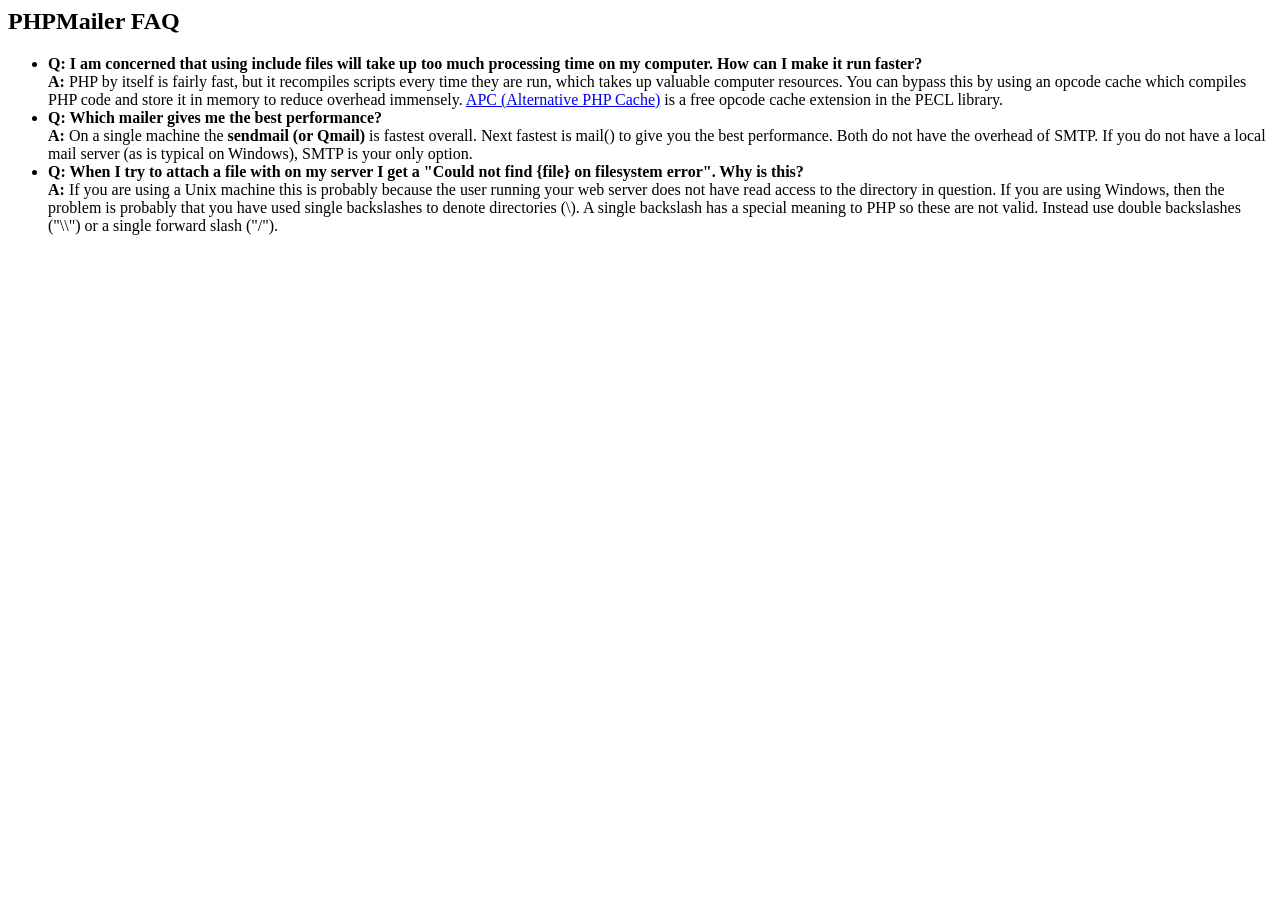
<file: inc/phpmailer/docs/faq.html>
﻿<html>
<head>
<title>PHPMailer FAQ</title>
</head>
<body>
<h2>PHPMailer FAQ</h2>
<ul>
    <li><strong>Q: I am concerned that using include files will take up too much
    processing time on my computer. How can I make it run faster?</strong><br>
    <strong>A:</strong> PHP by itself is fairly fast, but it recompiles scripts every time they are run, which takes up valuable
    computer resources. You can bypass this by using an opcode cache which compiles
    PHP code and store it in memory to reduce overhead immensely. <a href="http://www.php.net/apc/">APC
    (Alternative PHP Cache)</a> is a free opcode cache extension in the PECL library.</li>
    <li><strong>Q: Which mailer gives me the best performance?</strong><br>
    <strong>A:</strong> On a single machine the <strong>sendmail (or Qmail)</strong> is fastest overall.
    Next fastest is mail() to give you the best performance. Both do not have the overhead of SMTP.
    If you do not have a local mail server (as is typical on Windows), SMTP is your only option.</li>
    <li><strong>Q: When I try to attach a file with on my server I get a
    "Could not find {file} on filesystem error". Why is this?</strong><br>
    <strong>A:</strong> If you are using a Unix machine this is probably because the user
    running your web server does not have read access to the directory in question. If you are using Windows,
    then the problem is probably that you have used single backslashes to denote directories (\).
    A single backslash has a special meaning to PHP so these are not
    valid. Instead use double backslashes ("\\") or a single forward
    slash ("/").</li>
</ul>
</body>
</html>
</file>
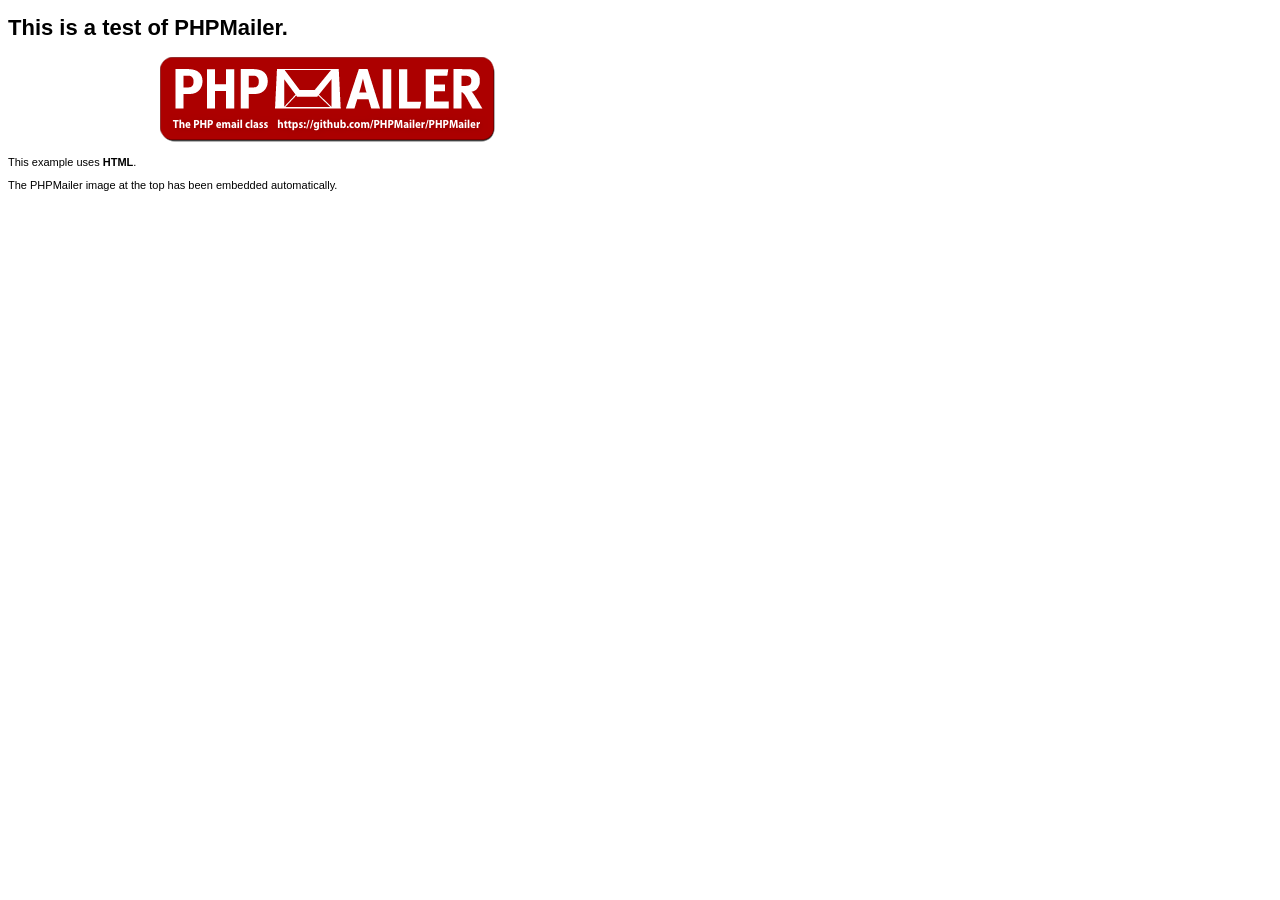
<file: inc/phpmailer/examples/contents.html>
<!DOCTYPE HTML PUBLIC "-//W3C//DTD HTML 4.01 Transitional//EN" "http://www.w3.org/TR/html4/loose.dtd">
<html>
<head>
  <meta http-equiv="Content-Type" content="text/html; charset=utf-8">
  <title>PHPMailer Test</title>
</head>
<body>
  <div style="width: 640px; font-family: Arial, Helvetica, sans-serif; font-size: 11px;">
    <h1>This is a test of PHPMailer.</h1>
    <div align="center">
      <a href="https://github.com/PHPMailer/PHPMailer/"><img src="images/phpmailer.png" height="90" width="340" alt="PHPMailer rocks"></a>
    </div>
    <p>This example uses <strong>HTML</strong>.</p>
    <p>The PHPMailer image at the top has been embedded automatically.</p>
  </div>
</body>
</html>
</file>
<file: css/turneu.css>
/* ==========================================================================
   Turneu Memorialul Liviu Ursuleanu — landing page styles
   Standalone stylesheet, scoped with .tnv- prefix, no dependency on style.css
   ========================================================================== */

:root {
  --lime-deep: #576500;      /* text-on-lime, small icons */
  --lime-mid: #abc502;       /* borders / pill bg / accents */
  --lime-bright: #c6e230;    /* CTA buttons, highlight bg */
  --lime-accent: #dbe129;    /* photo frame border */
  --lime-btn-text: #2c3400;  /* text on bright lime buttons */
  --lime-muted-text: #434f00;

  --ink-900: #121517;
  --ink-700: #43474b;
  --border-200: #e1e4e8;
  --surface-100: #f4f6f8;
  --surface-hero: #f8fafc;
  --white: #ffffff;

  --dark-950: #0a0c0e;
  --dark-900: #0c0f11;
  --dark-800: #1d2022;
  --dark-700: #272a2c;
  --dark-border: #464834;
  --dark-text: #e1e2e5;
  --dark-muted: #c4c7cb;
  --dark-muted-2: #c6c9ae;

  --nav-active: #0b163b;
  --nav-inactive: #374151;

  --font-heading: 'Sora', sans-serif;
  --font-body: 'Hanken Grotesk', sans-serif;
  --font-nav: 'Inter', sans-serif;
}

html {
  margin: 0;
  padding: 0;
}

body {
  margin: 0;
  padding: 0;
}

.tnv-page {
  font-family: var(--font-body);
  color: var(--ink-700);
  background: var(--white);
  overflow-x: hidden;
  width: 100%;
  max-width: 100vw;
}

.tnv-page * {
  box-sizing: border-box;
}

.tnv-page img {
  max-width: 100%;
  display: block;
}

.tnv-container {
  max-width: 1216px;
  margin: 0 auto;
  padding: 0 32px;
}

.tnv-container--narrow {
  max-width: 1000px;
}

/* ---------------- Header ---------------- */

.tnv-header {
  position: sticky;
  top: 0;
  z-index: 100;
  background: var(--white);
  border-bottom: 1px solid #f3f4f6;
  box-shadow: 0 1px 3px rgba(16, 24, 40, 0.06);
}

.tnv-header__inner {
  max-width: 1216px;
  margin: 0 auto;
  padding: 0 32px;
  display: flex;
  align-items: center;
  justify-content: space-between;
  height: 80px;
  gap: 24px;
}

.tnv-header__logo {
  flex-shrink: 0;
}

.tnv-header__logo img {
  height: 56px;
  width: auto;
}

.tnv-nav {
  display: flex;
  align-items: center;
  gap: 28px;
  list-style: none;
  margin: 0;
  padding: 0;
  font-family: var(--font-nav);
}

.tnv-nav a {
  font-size: 14px;
  font-weight: 600;
  color: var(--nav-inactive);
  text-decoration: none;
  white-space: nowrap;
}

.tnv-nav a.is-active,
.tnv-nav a:hover {
  color: var(--nav-active);
}

.tnv-header__actions {
  display: flex;
  align-items: center;
  gap: 12px;
}

.tnv-social-mini {
  display: flex;
  align-items: center;
  gap: 4px;
  padding-right: 12px;
  border-right: 1px solid #e5e7eb;
}

.tnv-social-mini a {
  width: 32px;
  height: 32px;
  display: flex;
  align-items: center;
  justify-content: center;
  border-radius: 9999px;
  color: #6b7280;
  text-decoration: none;
  font-size: 15px;
}

.tnv-social-mini a:hover {
  color: var(--nav-active);
}

.tnv-phone-cta {
  display: inline-flex;
  align-items: center;
  gap: 8px;
  background: var(--nav-active);
  color: var(--white);
  border-radius: 12px;
  padding: 10px 16px;
  font-family: var(--font-nav);
  font-size: 12px;
  font-weight: 700;
  text-decoration: none;
  white-space: nowrap;
  flex-shrink: 0;
  box-shadow: 0 4px 10px rgba(11, 22, 59, 0.25);
}

.tnv-phone-cta i {
  color: var(--lime-mid);
}

.tnv-nav-toggle {
  display: none;
  background: none;
  border: none;
  font-size: 22px;
  color: var(--nav-active);
  cursor: pointer;
  flex-shrink: 0;
  padding: 0;
}

/* ---------------- Generic section helpers ---------------- */

.tnv-eyebrow {
  display: inline-flex;
  align-items: center;
  gap: 8px;
  font-family: var(--font-heading);
  font-weight: 700;
  font-size: 11px;
  letter-spacing: 0.04em;
  color: var(--lime-deep);
  text-transform: uppercase;
}

.tnv-eyebrow__dot {
  width: 10px;
  height: 10px;
  border-radius: 50%;
  background: var(--lime-mid);
  flex: none;
}

.tnv-section-title {
  font-family: var(--font-heading);
  font-weight: 800;
  color: var(--ink-900);
  line-height: 1.22;
  margin: 12px 0 16px;
}

.tnv-text-center {
  text-align: center;
}

/* ---------------- Hero ---------------- */

.tnv-hero {
  position: relative;
  background: var(--surface-hero);
  overflow: hidden;
  padding: 0;
}

.tnv-hero__bg {
  position: absolute;
  inset: 0;
}

.tnv-hero__bg img {
  width: 100%;
  height: 100%;
  object-fit: cover;
}

.tnv-hero__bg::after {
  content: '';
  position: absolute;
  inset: 0;
  background:
    linear-gradient(90deg, rgba(248, 250, 252, 0.97) 0%, rgba(248, 250, 252, 0.86) 42%, rgba(248, 250, 252, 0.25) 78%, rgba(248, 250, 252, 0.05) 100%),
    linear-gradient(0deg, rgba(248, 250, 252, 0.55) 0%, rgba(248, 250, 252, 0) 40%);
}

.tnv-hero__content {
  position: relative;
  max-width: 1216px;
  margin: 0 auto;
  padding: 100px 32px 90px;
}

.tnv-hero__inner {
  max-width: 780px;
}

.tnv-pill {
  display: inline-flex;
  align-items: center;
  gap: 8px;
  background: var(--lime-mid);
  border-radius: 9999px;
  padding: 6px 16px;
  margin-bottom: 24px;
  box-shadow: 0 8px 20px rgba(171, 197, 2, 0.28);
}

.tnv-pill__dot {
  width: 10px;
  height: 10px;
  border-radius: 50%;
  background: #f4ffb0;
  flex: none;
  animation: tnv-pulse 1.8s ease-in-out infinite;
}

@keyframes tnv-pulse {
  0%, 100% { opacity: 1; transform: scale(1); }
  50% { opacity: 0.5; transform: scale(0.8); }
}

.tnv-pill__text {
  font-family: var(--font-heading);
  font-weight: 700;
  font-size: 11px;
  letter-spacing: 0.04em;
  color: var(--lime-deep);
  text-transform: uppercase;
}

.tnv-hero h1 {
  font-family: var(--font-heading);
  font-weight: 800;
  font-size: 56px;
  line-height: 1.14;
  color: var(--ink-900);
  margin: 0 0 12px;
}

.tnv-hero__subtitle {
  font-family: var(--font-heading);
  font-weight: 400;
  font-size: 24px;
  line-height: 1.34;
  color: var(--ink-700);
  margin: 0 0 32px;
}

.tnv-badges {
  display: flex;
  flex-wrap: wrap;
  gap: 12px;
  margin-bottom: 48px;
}

.tnv-badge {
  display: inline-flex;
  align-items: center;
  gap: 8px;
  background: var(--white);
  border: 1px solid var(--border-200);
  border-radius: 8px;
  padding: 8px 16px;
  box-shadow: 0 2px 6px rgba(16, 24, 40, 0.06);
  font-family: var(--font-heading);
  font-size: 14px;
  color: var(--ink-700);
}

.tnv-badge i {
  color: var(--lime-deep);
}

.tnv-badge strong {
  color: var(--ink-900);
  font-weight: 700;
}

.tnv-cta-row {
  display: flex;
  flex-wrap: wrap;
  gap: 16px;
}

.tnv-btn {
  display: inline-flex;
  align-items: center;
  gap: 8px;
  border-radius: 9999px;
  padding: 16px 40px;
  font-family: var(--font-heading);
  font-weight: 700;
  font-size: 14px;
  text-decoration: none;
  transition: transform 0.15s ease, box-shadow 0.15s ease;
}

.tnv-btn:hover {
  transform: translateY(-2px);
}

.tnv-btn--primary {
  background: var(--lime-bright);
  color: var(--lime-btn-text);
  box-shadow: 0 10px 24px rgba(198, 226, 48, 0.4);
}

.tnv-btn--outline {
  background: var(--white);
  color: var(--ink-900);
  border: 1px solid var(--border-200);
  box-shadow: 0 4px 12px rgba(16, 24, 40, 0.06);
  font-weight: 600;
}

/* ---------------- Key info strip ---------------- */

.tnv-info-strip {
  background: var(--white);
  border-top: 1px solid var(--border-200);
  border-bottom: 1px solid var(--border-200);
  padding: 48px 0;
}

.tnv-info-grid {
  display: grid;
  grid-template-columns: repeat(4, 1fr);
  gap: 16px;
}

.tnv-info-card {
  position: relative;
  background: var(--surface-100);
  border: 1px solid var(--border-200);
  border-radius: 12px;
  padding: 24px;
  box-shadow: 0 4px 14px rgba(16, 24, 40, 0.04);
  overflow: hidden;
}

.tnv-info-card--highlight {
  background: var(--white);
  border: 2px solid var(--lime-mid);
}

.tnv-info-card__decor {
  position: absolute;
  right: -6px;
  bottom: -10px;
  font-size: 84px;
  color: var(--lime-mid);
  opacity: 0.18;
  transform: rotate(-8deg);
}

.tnv-info-card__top {
  display: flex;
  align-items: flex-start;
  justify-content: space-between;
  gap: 12px;
  margin-bottom: 16px;
}

.tnv-info-card__label {
  font-family: var(--font-heading);
  font-weight: 700;
  font-size: 11px;
  letter-spacing: 0.03em;
  color: var(--ink-700);
  text-transform: uppercase;
}

.tnv-info-card--highlight .tnv-info-card__label {
  color: var(--lime-deep);
}

.tnv-info-card__icon {
  flex: none;
  width: 40px;
  height: 40px;
  border-radius: 8px;
  background: var(--white);
  border: 1px solid var(--border-200);
  display: flex;
  align-items: center;
  justify-content: center;
  color: var(--lime-deep);
  font-size: 16px;
}

.tnv-info-card--highlight .tnv-info-card__icon {
  background: var(--lime-mid);
  border-color: var(--lime-mid);
}

.tnv-info-card__value {
  font-family: var(--font-heading);
  font-weight: 700;
  font-size: 18px;
  color: var(--ink-900);
  margin: 0 0 4px;
}

.tnv-info-card--highlight .tnv-info-card__value {
  font-weight: 900;
  font-size: 26px;
  color: var(--lime-deep);
}

.tnv-info-card__sub {
  font-size: 13px;
  color: var(--ink-700);
}

/* ---------------- Despre turneu ---------------- */

.tnv-about {
  padding: 96px 24px;
}

.tnv-about__grid {
  display: grid;
  grid-template-columns: 1fr 1fr;
  gap: 72px;
  align-items: start;
}

.tnv-about h2 {
  font-size: 36px;
  line-height: 1.22;
}

.tnv-about p {
  margin: 0 0 24px;
}

.tnv-about p.tnv-lead {
  font-size: 18px;
  line-height: 1.6;
  color: var(--ink-700);
}

.tnv-about p.tnv-supporting {
  font-size: 15px;
  line-height: 1.6;
}

.tnv-features {
  border: 1px solid var(--ink-900);
  border-radius: 4px;
  display: grid;
  grid-template-columns: 1fr 1fr;
  gap: 24px 16px;
  padding: 24px;
  margin-top: 8px;
}

.tnv-feature {
  display: flex;
  align-items: flex-start;
  gap: 12px;
}

.tnv-feature__icon {
  flex: none;
  width: 28px;
  height: 28px;
  border-radius: 9999px;
  background: var(--lime-mid);
  color: var(--lime-deep);
  display: flex;
  align-items: center;
  justify-content: center;
  font-size: 12px;
  margin-top: 2px;
}

.tnv-feature__title {
  font-family: var(--font-heading);
  font-weight: 700;
  font-size: 14px;
  color: var(--ink-900);
  margin: 0 0 3px;
}

.tnv-feature__text {
  font-size: 13px;
  color: var(--ink-700);
  line-height: 1.4;
  margin: 0;
}

.tnv-about__visual {
  position: relative;
}

.tnv-about__decor {
  position: absolute;
  right: -32px;
  bottom: -32px;
  width: 144px;
  height: 144px;
  background: var(--lime-mid);
  border-radius: 16px;
  z-index: 0;
}

.tnv-about__frame {
  position: relative;
  z-index: 1;
  border-radius: 16px;
  overflow: hidden;
  box-shadow: 0 20px 45px rgba(16, 24, 40, 0.18);
  border: 3px solid var(--lime-accent);
  background: var(--dark-800);
}

.tnv-about__frame img {
  width: 100%;
  height: 480px;
  object-fit: cover;
}

.tnv-about__badge {
  position: absolute;
  left: 24px;
  right: 24px;
  bottom: 24px;
  display: flex;
  align-items: center;
  justify-content: space-between;
  gap: 12px;
  flex-wrap: wrap;
}

.tnv-about__pill {
  display: inline-flex;
  align-items: center;
  gap: 8px;
  background: var(--lime-bright);
  border-radius: 9999px;
  padding: 8px 16px;
  font-family: var(--font-heading);
  font-weight: 800;
  font-size: 11px;
  letter-spacing: 0.03em;
  color: var(--lime-btn-text);
  box-shadow: 0 6px 16px rgba(0, 0, 0, 0.25);
}

.tnv-about__caption {
  font-family: var(--font-heading);
  font-weight: 600;
  font-size: 18px;
  color: var(--white);
  text-shadow: 0 2px 8px rgba(0, 0, 0, 0.4);
}

/* ---------------- Sub egida FRT ---------------- */

.tnv-frt {
  position: relative;
  background: var(--ink-900);
  padding: 64px 24px;
  overflow: hidden;
}

.tnv-frt::before {
  content: "";
  position: absolute;
  top: -90px;
  right: -60px;
  width: 260px;
  height: 260px;
  background: var(--lime-mid);
  opacity: 0.12;
  border-radius: 50%;
}

.tnv-frt__inner {
  position: relative;
  display: flex;
  align-items: center;
  gap: 40px;
}

.tnv-eyebrow--on-dark {
  color: var(--lime-bright);
}

.tnv-frt__title {
  font-family: var(--font-heading);
  font-weight: 800;
  font-size: 26px;
  color: var(--white);
  margin: 8px 0 12px;
}

.tnv-frt__text {
  font-size: 15px;
  line-height: 1.7;
  color: var(--dark-muted);
  margin: 0;
  max-width: 640px;
}

/* ---------------- Premii & burse ---------------- */

.tnv-prizes {
  position: relative;
  background: var(--lime-bright);
  padding: 96px 24px;
  overflow: hidden;
}

.tnv-prizes__lines {
  position: absolute;
  inset: 0;
  pointer-events: none;
  opacity: 0.55;
}

.tnv-prizes__inner {
  position: relative;
  max-width: 1216px;
  margin: 0 auto;
}

.tnv-prizes__header {
  max-width: 672px;
  margin: 0 auto 48px;
  text-align: center;
}

.tnv-prizes__badge {
  display: inline-flex;
  background: var(--lime-btn-text);
  color: var(--lime-bright);
  border-radius: 9999px;
  padding: 4px 16px;
  font-family: var(--font-heading);
  font-weight: 700;
  font-size: 11px;
  letter-spacing: 0.04em;
  margin-bottom: 8px;
}

.tnv-prizes__header h2 {
  color: var(--lime-btn-text);
  font-size: 36px;
  font-weight: 900;
}

.tnv-prizes__header p {
  font-size: 18px;
  line-height: 1.55;
  color: var(--lime-muted-text);
  font-weight: 500;
}

.tnv-scholarships {
  display: grid;
  grid-template-columns: 1fr 1fr;
  gap: 32px;
  margin-bottom: 32px;
}

.tnv-schol-card {
  background: var(--white);
  border-radius: 16px;
  padding: 48px;
  box-shadow: 0 24px 48px rgba(16, 24, 40, 0.16);
}

.tnv-schol-card--boys {
  border: 1px solid var(--lime-mid);
}

.tnv-schol-card--girls {
  border: 1px solid var(--ink-900);
}

.tnv-schol-card__top {
  display: flex;
  align-items: flex-start;
  justify-content: space-between;
  gap: 12px;
  margin-bottom: 24px;
}

.tnv-schol-card__id {
  display: flex;
  align-items: center;
  gap: 12px;
}

.tnv-schol-card__icon {
  flex: none;
  width: 48px;
  height: 48px;
  border-radius: 12px;
  display: flex;
  align-items: center;
  justify-content: center;
  font-size: 20px;
}

.tnv-schol-card--boys .tnv-schol-card__icon {
  background: var(--lime-mid);
  color: var(--lime-deep);
}

.tnv-schol-card--girls .tnv-schol-card__icon {
  background: var(--ink-900);
  color: var(--lime-mid);
}

.tnv-schol-card__eyebrow {
  font-family: var(--font-heading);
  font-weight: 700;
  font-size: 11px;
  letter-spacing: 0.04em;
  color: var(--lime-deep);
  text-transform: uppercase;
  margin: 0 0 2px;
}

.tnv-schol-card__title {
  font-family: var(--font-heading);
  font-weight: 700;
  font-size: 24px;
  color: var(--ink-900);
  margin: 0;
}

.tnv-schol-card__duration {
  flex: none;
  background: var(--ink-900);
  color: var(--lime-mid);
  border-radius: 9999px;
  padding: 4px 12px;
  font-family: var(--font-heading);
  font-weight: 700;
  font-size: 11px;
}

.tnv-schol-card__value {
  background: var(--surface-100);
  border: 1px solid var(--border-200);
  border-radius: 12px;
  padding: 24px;
  margin-bottom: 24px;
}

.tnv-schol-card__amount {
  font-family: var(--font-heading);
  font-weight: 900;
  font-size: 32px;
  color: var(--ink-900);
}

.tnv-schol-card__period {
  font-family: var(--font-heading);
  font-size: 18px;
  color: var(--lime-deep);
}

.tnv-schol-card__value p {
  margin: 4px 0 0;
  font-size: 13px;
  font-weight: 600;
  color: var(--ink-700);
}

.tnv-schol-card__list {
  list-style: none;
  margin: 0 0 24px;
  padding: 0;
  display: flex;
  flex-direction: column;
  gap: 12px;
}

.tnv-schol-card__list li {
  display: flex;
  align-items: flex-start;
  gap: 12px;
  font-size: 15px;
  color: var(--ink-700);
  line-height: 1.45;
}

.tnv-schol-card__list i {
  color: var(--lime-deep);
  margin-top: 4px;
  flex: none;
}

.tnv-schol-card__footer {
  display: flex;
  align-items: center;
  justify-content: space-between;
  gap: 12px;
  border-top: 1px solid var(--border-200);
  padding-top: 16px;
}

.tnv-schol-card__footer span {
  font-family: var(--font-heading);
  font-weight: 700;
  font-size: 11px;
  letter-spacing: 0.03em;
  color: var(--lime-deep);
  text-transform: uppercase;
}

.tnv-schol-card__footer i {
  color: var(--lime-deep);
}

.tnv-prizes-note {
  display: flex;
  align-items: center;
  justify-content: space-between;
  gap: 24px;
  flex-wrap: wrap;
  background: var(--lime-btn-text);
  border-radius: 12px;
  padding: 24px;
  box-shadow: 0 16px 32px rgba(0, 0, 0, 0.16);
}

.tnv-prizes-note__left {
  display: flex;
  align-items: center;
  gap: 16px;
}

.tnv-prizes-note__icon {
  flex: none;
  width: 40px;
  height: 40px;
  border-radius: 9999px;
  background: var(--lime-bright);
  color: var(--lime-btn-text);
  display: flex;
  align-items: center;
  justify-content: center;
  font-size: 17px;
}

.tnv-prizes-note__left h3 {
  font-family: var(--font-heading);
  font-weight: 700;
  font-size: 18px;
  color: var(--dark-text);
  margin: 0 0 4px;
}

.tnv-prizes-note__left p {
  font-size: 13px;
  color: var(--dark-muted);
  margin: 0;
}

.tnv-prizes-note .tnv-btn {
  padding: 8px 24px;
  font-size: 14px;
}

/* ---------------- Regulament ---------------- */

.tnv-rules {
  padding: 96px 24px;
  background: var(--white);
}

.tnv-rules__header {
  max-width: 720px;
  margin: 0 auto 64px;
  text-align: center;
}

.tnv-rules__header h2 {
  font-size: 36px;
  font-weight: 900;
}

.tnv-rules__header p {
  font-size: 15px;
  color: var(--ink-700);
}

.tnv-accordion {
  max-width: 952px;
  margin: 0 auto;
  background: var(--surface-100);
  border: 1px solid var(--border-200);
  border-radius: 16px;
  box-shadow: 0 4px 14px rgba(16, 24, 40, 0.04);
  padding: 8px 24px;
}

.tnv-accordion-item {
  padding: 20px 0;
}

.tnv-accordion-item__head {
  display: flex;
  align-items: baseline;
  gap: 8px;
  font-family: var(--font-body);
}

.tnv-accordion-item__badge {
  flex: none;
  background: none;
  color: var(--ink-700);
  font-weight: 400;
  font-size: 16px;
}

.tnv-accordion-item__title {
  flex: 1;
  font-weight: 600;
  font-size: 16px;
  color: var(--ink-900);
}

.tnv-accordion-item__body {
  padding: 8px 0 0;
  margin: 0;
  font-size: 15px;
  line-height: 1.6;
  color: var(--ink-700);
}

/* ---------------- Sponsori si parteneri ---------------- */

.tnv-partners {
  padding: 0 24px 96px;
  background: var(--white);
}

.tnv-partners__inner {
  max-width: 952px;
  margin: 0 auto;
}

.tnv-partners__group {
  margin-bottom: 32px;
}

.tnv-partners__group:last-child {
  margin-bottom: 0;
}

.tnv-partners__group-title {
  font-family: var(--font-heading);
  font-weight: 700;
  font-size: 13px;
  letter-spacing: 0.06em;
  text-transform: uppercase;
  color: var(--ink-700);
  text-align: center;
  margin: 0 0 20px;
}

.tnv-partners__grid {
  display: flex;
  flex-wrap: wrap;
  justify-content: center;
  gap: 16px;
}

.tnv-partner-card {
  display: flex;
  flex-direction: column;
  align-items: center;
  justify-content: center;
  gap: 8px;
  min-width: 200px;
  height: 96px;
  padding: 16px 32px;
  background: var(--surface-100);
  border: 1px solid var(--border-200);
  border-radius: 16px;
  box-shadow: 0 4px 14px rgba(16, 24, 40, 0.04);
  text-decoration: none;
}

.tnv-partner-card img {
  max-width: 100%;
  max-height: 56px;
  object-fit: contain;
}

.tnv-partner-card--plain {
  background: none;
  border: none;
  box-shadow: none;
}

.tnv-partner-card__url {
  font-family: var(--font-body);
  font-size: 13px;
  color: var(--ink-700);
  transition: color 0.2s ease;
}

.tnv-partner-card--plain:hover .tnv-partner-card__url {
  color: var(--lime-mid);
}

/* ---------------- Contact / Inscriere ---------------- */

.tnv-contact {
  position: relative;
  background: var(--dark-900);
  border-top: 1px solid var(--dark-border);
  border-bottom: 1px solid var(--dark-border);
  padding: 96px 24px;
  overflow: hidden;
}

.tnv-contact__glow {
  position: absolute;
  top: 60px;
  left: 50%;
  transform: translateX(-50%);
  width: 384px;
  height: 384px;
  border-radius: 50%;
  background: var(--lime-bright);
  opacity: 0.16;
  filter: blur(90px);
  pointer-events: none;
}

.tnv-contact__inner {
  position: relative;
  max-width: 1000px;
  margin: 0 auto;
  text-align: center;
}

.tnv-contact__badge {
  display: inline-flex;
  background: var(--dark-700);
  border: 1px solid var(--lime-bright);
  color: var(--lime-bright);
  border-radius: 9999px;
  padding: 4px 16px;
  font-family: var(--font-heading);
  font-weight: 700;
  font-size: 11px;
  letter-spacing: 0.04em;
  margin-bottom: 12px;
}

.tnv-contact__inner h2 {
  font-family: var(--font-heading);
  font-weight: 700;
  font-size: 36px;
  color: var(--dark-text);
  margin: 0 0 24px;
}

.tnv-contact__lead {
  max-width: 576px;
  margin: 0 auto 36px;
  font-size: 18px;
  line-height: 1.55;
  color: var(--dark-muted);
}

.tnv-contact-cards {
  display: grid;
  grid-template-columns: repeat(3, 1fr);
  gap: 16px;
  margin-bottom: 36px;
  text-align: left;
}

.tnv-contact-card {
  background: var(--dark-800);
  border: 1px solid var(--dark-border);
  border-radius: 12px;
  padding: 24px;
}

.tnv-contact-card__icon {
  width: 40px;
  height: 40px;
  border-radius: 8px;
  background: var(--dark-700);
  color: var(--lime-bright);
  display: flex;
  align-items: center;
  justify-content: center;
  font-size: 16px;
  margin-bottom: 16px;
}

.tnv-contact-card__label {
  font-family: var(--font-heading);
  font-weight: 700;
  font-size: 11px;
  letter-spacing: 0.03em;
  color: var(--dark-muted);
  text-transform: uppercase;
  margin: 0 0 4px;
}

.tnv-contact-card__value {
  font-family: var(--font-heading);
  font-weight: 600;
  font-size: 18px;
  color: var(--dark-text);
  text-decoration: none;
  display: inline-block;
}

.tnv-contact-card__value--address {
  font-family: var(--font-body);
  font-weight: 600;
  font-size: 15px;
}

.tnv-contact .tnv-btn--primary {
  box-shadow: 0 12px 28px rgba(198, 226, 48, 0.3);
}

.tnv-contact__alt {
  margin: 24px 0 0;
  display: flex;
  align-items: center;
  justify-content: center;
  flex-wrap: wrap;
  gap: 12px;
  font-size: 14px;
  color: var(--dark-muted);
}

.tnv-contact__alt a {
  color: var(--lime-bright);
  text-decoration: none;
  font-weight: 600;
}

.tnv-contact__alt a:hover {
  text-decoration: underline;
}

.tnv-contact__alt-social {
  display: flex;
  align-items: center;
  gap: 10px;
}

.tnv-contact__alt-social a {
  width: 36px;
  height: 36px;
  border-radius: 9999px;
  background: var(--dark-800);
  border: 1px solid var(--dark-border);
  color: var(--dark-text);
  display: flex;
  align-items: center;
  justify-content: center;
  font-size: 15px;
}

.tnv-contact__alt-social a:hover {
  color: var(--lime-bright);
  text-decoration: none;
}

/* ---------------- Footer ---------------- */

.tnv-footer {
  background: var(--dark-950);
  padding: 64px 24px;
  text-align: center;
}

.tnv-footer__logos {
  display: flex;
  align-items: center;
  justify-content: center;
  flex-wrap: wrap;
  gap: 20px;
  margin-bottom: 24px;
}

.tnv-footer__logo {
  display: inline-flex;
  align-items: center;
  background: var(--white);
  border-radius: 12px;
  padding: 8px 24px;
  box-shadow: 0 10px 24px rgba(0, 0, 0, 0.35);
}

.tnv-footer__logo img {
  height: 48px;
}

.tnv-footer h3 {
  font-family: var(--font-heading);
  font-weight: 600;
  font-size: 18px;
  color: var(--dark-text);
  margin: 0 0 8px;
}

.tnv-footer__badge {
  font-family: var(--font-heading);
  font-weight: 700;
  font-size: 11px;
  letter-spacing: 0.04em;
  color: var(--lime-bright);
  text-transform: uppercase;
  margin: 0 0 24px;
}

.tnv-footer__social {
  display: flex;
  align-items: center;
  justify-content: center;
  gap: 16px;
  margin-bottom: 32px;
}

.tnv-footer__social a {
  width: 40px;
  height: 40px;
  border-radius: 9999px;
  background: var(--dark-800);
  color: var(--dark-text);
  display: flex;
  align-items: center;
  justify-content: center;
  text-decoration: none;
  font-size: 16px;
}

.tnv-footer__meta {
  display: flex;
  align-items: center;
  justify-content: center;
  flex-wrap: wrap;
  gap: 8px 24px;
  font-size: 13px;
  color: #c6c9ae;
  margin-bottom: 24px;
}

.tnv-footer__divider {
  width: 320px;
  max-width: 100%;
  height: 1px;
  background: var(--dark-border);
  margin: 0 auto 24px;
}

.tnv-footer__copy {
  font-size: 13px;
  color: var(--dark-muted);
  margin: 0;
}

/* ---------------- Responsive ---------------- */

@media (max-width: 992px) {
  .tnv-header__inner {
    padding: 0 16px;
    gap: 12px;
  }

  .tnv-header__actions {
    gap: 8px;
  }

  .tnv-nav {
    position: absolute;
    top: 80px;
    left: 0;
    right: 0;
    background: var(--white);
    flex-direction: column;
    align-items: flex-start;
    gap: 0;
    padding: 8px 16px 16px;
    border-bottom: 1px solid var(--border-200);
    box-shadow: 0 12px 24px rgba(16, 24, 40, 0.08);
    display: none;
  }

  .tnv-nav.is-open {
    display: flex;
  }

  .tnv-nav a {
    padding: 10px 0;
    width: 100%;
  }

  .tnv-nav-toggle {
    display: block;
  }

  .tnv-social-mini {
    display: none;
  }

  .tnv-info-grid {
    grid-template-columns: repeat(2, 1fr);
  }

  .tnv-about__grid {
    grid-template-columns: 1fr;
    gap: 48px;
  }

  .tnv-scholarships {
    grid-template-columns: 1fr;
  }

  .tnv-contact-cards {
    grid-template-columns: 1fr;
  }
}

@media (max-width: 640px) {
  .tnv-header__logo img {
    height: 44px;
  }

  .tnv-phone-cta {
    padding: 8px 12px;
    font-size: 11px;
    gap: 6px;
  }

  .tnv-hero__content {
    padding: 64px 20px 56px;
  }

  .tnv-hero h1 {
    font-size: 38px;
  }

  .tnv-hero__subtitle {
    font-size: 18px;
  }

  .tnv-info-grid {
    grid-template-columns: 1fr;
  }

  .tnv-features {
    grid-template-columns: 1fr;
  }

  .tnv-schol-card {
    padding: 28px;
  }

  .tnv-frt {
    padding: 48px 20px;
  }

  .tnv-frt__inner {
    flex-direction: column;
    text-align: center;
    gap: 20px;
  }

  .tnv-frt__text {
    max-width: none;
  }

  .tnv-prizes-note {
    flex-direction: column;
    align-items: flex-start;
  }

  .tnv-cta-row {
    flex-direction: column;
    align-items: stretch;
  }

  .tnv-btn {
    justify-content: center;
  }
}
</file>
